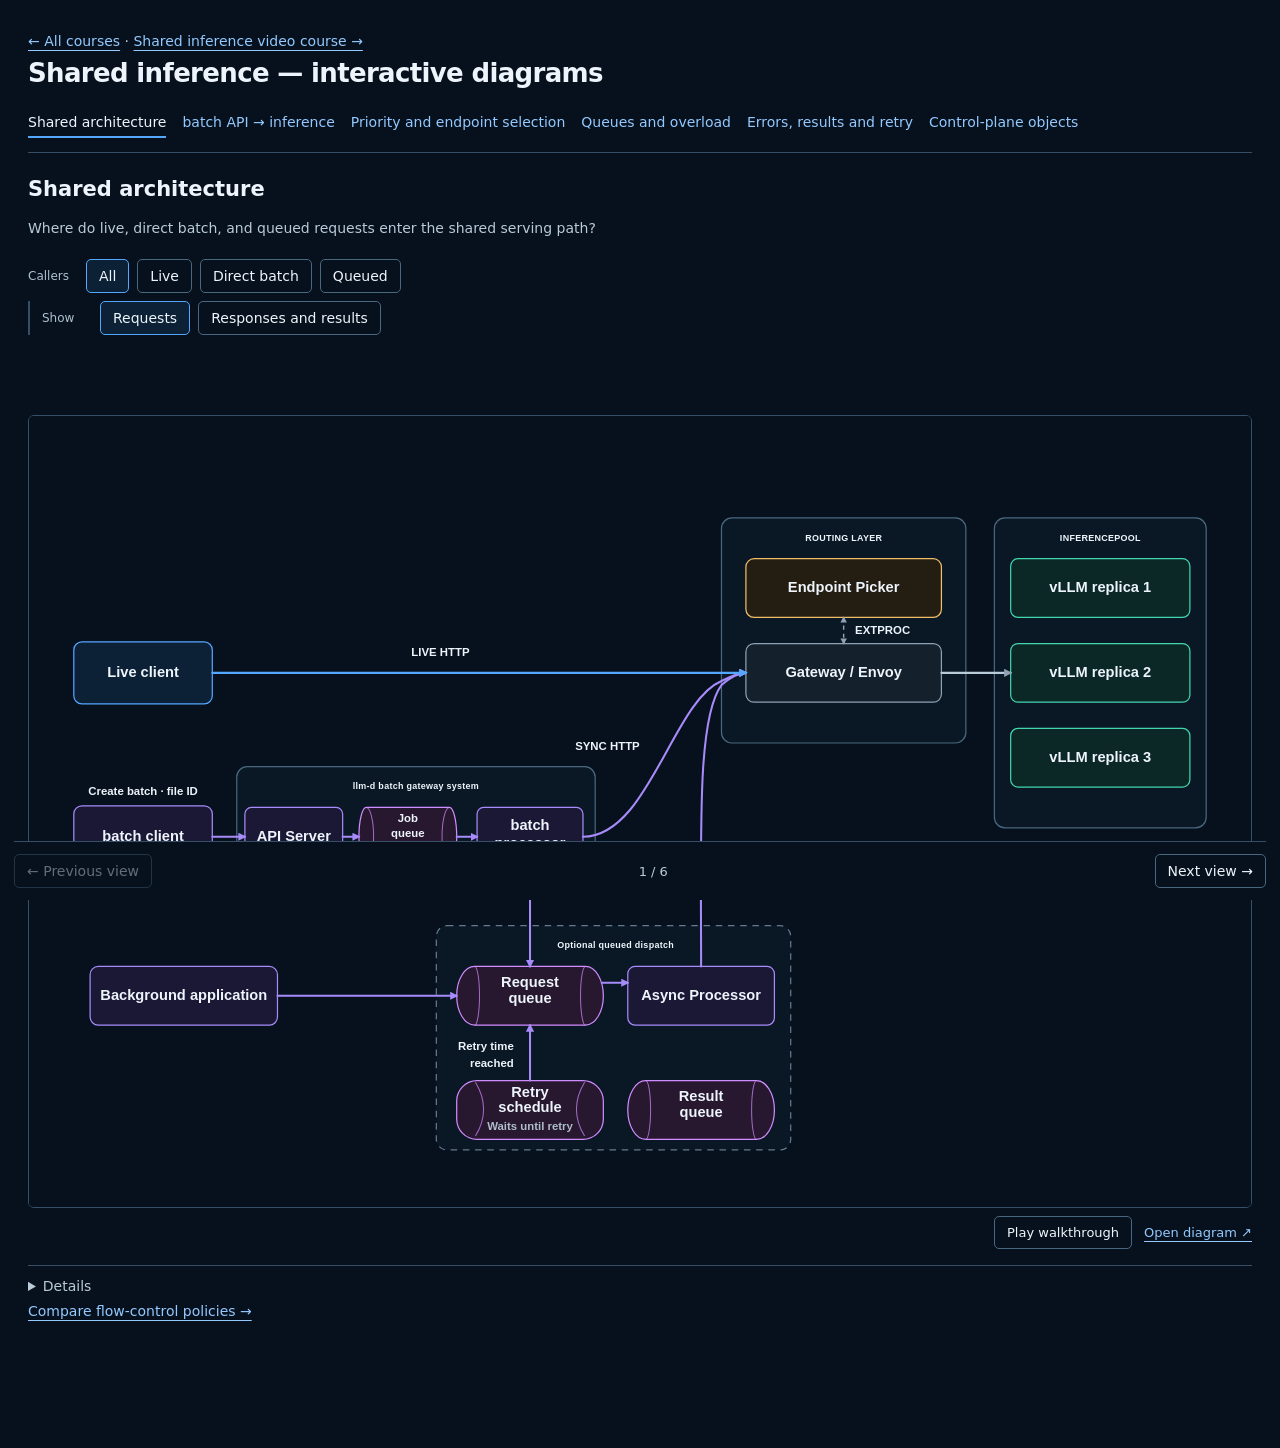
<file: shared-inference/index.html>
<!doctype html><html lang="en"><head><meta charset="utf-8"><meta name="viewport" content="width=device-width,initial-scale=1"><title>Shared inference</title><style>
:root{color-scheme:dark;font-family:system-ui,sans-serif;color:#edf4fb;background:#07111d}
*{box-sizing:border-box}body{margin:0}main{max-width:1400px;margin:auto;padding:24px 28px 40px}
h1{font-size:26px;letter-spacing:-.025em;margin:0 0 20px}h2{font-size:21px;margin:24px 0 6px}
.view>h2{height:28px}.view>.cols{height:44px;overflow:auto}
p{font-size:14px;line-height:1.6;color:#b9cad8;margin:6px 0;max-width:88ch}
a{color:#93c9ff;text-underline-offset:4px}button{font:inherit;color:inherit;background:transparent;border:1px solid #49677f;border-radius:5px;padding:8px 12px;cursor:pointer;font-size:14px}
button[aria-pressed=true]{background:#0c2136;border-color:#54a7ff}button:disabled{opacity:.4;cursor:default}
a:focus-visible,button:focus-visible,summary:focus-visible{outline:2px solid #93c9ff;outline-offset:4px}
#view-nav{display:flex;gap:6px 16px;flex-wrap:wrap;border-bottom:1px solid #364f67;padding-bottom:16px}
#view-nav a{font-size:14px;padding:6px 0;text-decoration:none}#view-nav a[aria-current=page]{color:#edf4fb;box-shadow:0 2px #54a7ff}
.flow-modes,.flow-modes [role=group]{display:flex;gap:8px;flex-wrap:wrap}.flow-modes{margin:12px 0}.flow-modes>p{flex-basis:100%}
.view-controls{height:144px;overflow:auto;display:flex;flex-direction:column;gap:8px;padding:4px 0 8px}
.view-controls>.flow-modes{margin:0;flex-shrink:0}.view-controls>.flow-modes[aria-label="Architecture flow"],.view-controls>.flow-modes[aria-label="Batch flow direction"]{flex-direction:column;align-items:stretch}
.view-controls [aria-label="Caller paths"]::before{content:'Callers';color:#aec0d0;font-size:12px;align-self:center;min-width:50px}
.view-controls [aria-label="Flow direction"]::before{content:'Show';color:#aec0d0;font-size:12px;align-self:center;min-width:50px}
.view-controls [aria-label="Batch operation"]::before{content:'Stage';color:#aec0d0;font-size:12px;align-self:center;min-width:50px}
.view-controls [aria-label="Flow direction"]{padding-left:12px;border-left:2px solid #364f67}
.view-controls .flow-modes>p:not([aria-live]){margin:0;font-size:12px;line-height:1.5}
[hidden]{display:none!important}.flow-modes p[aria-live]{position:absolute;width:1px;height:1px;overflow:hidden;clip-path:inset(50%)}
.candidate{margin:16px 0}.candidate>a{display:block;overflow:auto;border:1px solid #364f67;border-radius:6px}.candidate img{display:block;width:100%;min-width:900px;height:auto;aspect-ratio:1500/970;object-fit:contain;background:#07111d}
.candidate-tools{font-size:13px;text-align:right;margin:8px 0}.explanation{border-top:1px solid #364f67;padding-top:12px;margin-top:12px}.explanation summary{cursor:pointer;font-size:14px;color:#b9cad8}.explanation p{margin-top:12px}
.view-pager{display:flex;justify-content:space-between;align-items:center;position:fixed;bottom:0;left:50%;transform:translateX(-50%);width:min(1344px,calc(100% - 28px));background:#07111d;z-index:10;padding:12px 0;border-top:1px solid #364f67}.view-pager span{font-size:13px;color:#b9cad8}body{padding-bottom:80px}
@media(max-width:700px){main{padding:18px 14px}h1{font-size:23px}#view-nav{gap:4px 12px}.flow-modes button{padding:8px;font-size:13px}.view>h2{height:54px}.view>.cols{height:64px}.view-controls{height:180px}}
</style></head><body><main><p><a href="../#courses">← All courses</a> · <a href="../shorts/shared-inference.html">Shared inference video course →</a></p><h1>Shared inference — interactive diagrams</h1><nav id="view-nav" aria-label="Inference topics"></nav><div id="views"></div><script>
const views=[{"id":"architecture","title":"Shared architecture","question":"Where do live, direct batch, and queued requests enter the shared serving path?"},{"id":"batch","title":"batch API → inference","question":"Where does the batch API call terminate, and how does a job become model requests?"},{"id":"priority","title":"Priority and endpoint selection","question":"Who assigns priority, and how does Endpoint Picker use it?"},{"id":"queues","title":"Queues and overload","question":"What waits where, and what protection happens before dispatch?"},{"id":"retry","title":"Errors, results and retry","question":"Who sends the error, retains the request, and makes the next attempt?"},{"id":"objects","title":"Control-plane objects","question":"Which objects configure the runtime components?"}];
for(const v of views){
 const id=v.id,card=document.createElement('section');card.id=id;card.className='view';
 document.getElementById('view-nav').insertAdjacentHTML('beforeend','<a href="#'+id+'">'+v.title+'</a>');
 card.innerHTML='<h2>'+v.title+'</h2><div class="cols"><p>'+v.question+'</p></div>';
 const figure=document.createElement('figure');figure.className='candidate';
 figure.innerHTML='<a href="#" target="_blank" rel="noopener"><img alt="'+v.title+'"></a><div class="candidate-tools"><a href="#" target="_blank" rel="noopener">Open diagram ↗</a></div>';
 card.append(figure);document.getElementById('views').append(card);
  if(id==='architecture'){
  const modes=document.createElement('div');modes.className='flow-modes';modes.setAttribute('aria-label','Architecture flow');
  modes.innerHTML='<div role="group" aria-label="Caller paths"><button type="button" data-caller="all">All</button><button type="button" data-caller="live">Live</button><button type="button" data-caller="sync">Direct batch</button><button type="button" data-caller="async">Queued</button></div><div role="group" aria-label="Flow direction"><button type="button" data-flow="requests">Requests</button><button type="button" data-flow="results">Responses and results</button></div><p class="muted" aria-live="polite"></p>';
 figure.before(modes);
  const legend=document.createElement('p');legend.className='muted';legend.style.fontSize='14px';legend.textContent='Blue: live HTTP. Purple: batch and async transport. Gray: Gateway ↔ vLLM. Arrowheads show direction; dashed arrows connect Gateway and Endpoint Picker.';modes.append(legend);
  const descriptions={requests:'Live clients and direct batch dispatch send HTTP to Envoy. Batch or background applications can instead enqueue work for Async Processor, which sends HTTP to Envoy.',results:'Envoy returns HTTP to each caller. Async Processor publishes terminal results to configured output queues for batch or background collection.'};
  const questions={requests:'Where do live, direct batch, and queued requests enter the shared serving path?',results:'How do inference responses return to live, direct batch, and queued callers?'};
  let selectedFlow='requests',selectedCaller='all';
  const callers={live:'live client',sync:'batch processor',async:'Async Processor'};
  const focusedDescriptions={live:{requests:'Live client sends HTTP to Envoy, which consults Endpoint Picker.',results:'The selected vLLM replica responds through Envoy to the live client.'},sync:{requests:'The batch processor sends HTTP to Envoy, which consults Endpoint Picker.',results:'The selected vLLM replica responds through Envoy to the batch processor.'},async:{requests:'Batch and background applications enqueue compatible requests. Async Processor sends HTTP to Envoy.',results:'Envoy returns HTTP to Async Processor, which publishes terminal results for the configured batch or background consumer.'}};
  function showArchitecture(){const mode=selectedFlow,caller=selectedCaller;const url=`review-candidates/architecture-${mode}${caller==='all'?'':'-'+caller}.svg`;const description=caller==='all'?descriptions[mode]:focusedDescriptions[caller][mode];card.querySelector('.cols p').textContent=caller==='all'?questions[mode]:mode==='requests'?`How do requests from the ${callers[caller]} enter the shared serving path?`:`How do inference responses return to the ${callers[caller]}?`;figure.querySelector('img').src=url;figure.querySelector('img').alt='Shared architecture: '+description;figure.querySelector('a').href=url;figure.querySelector('.candidate-tools a:last-child').href=url;modes.querySelector('p').textContent=description;modes.querySelectorAll('[data-flow]').forEach(b=>b.setAttribute('aria-pressed',String(b.dataset.flow===mode)));modes.querySelectorAll('[data-caller]').forEach(b=>b.setAttribute('aria-pressed',String(b.dataset.caller===caller)));}
  modes.querySelectorAll('[data-flow]').forEach(b=>b.onclick=()=>{selectedFlow=b.dataset.flow;showArchitecture();});modes.querySelectorAll('[data-caller]').forEach(b=>b.onclick=()=>{selectedCaller=b.dataset.caller;showArchitecture();});showArchitecture();
 }
 if(id==='batch'){
  const modes=document.createElement('div');modes.className='flow-modes';modes.setAttribute('role','group');modes.setAttribute('aria-label','Batch flow direction');
  modes.innerHTML='<div role="group" aria-label="Batch operation"><button type="button" data-batch-operation="submission">Batch input</button><button type="button" data-batch-operation="execution">Inference dispatch</button><button type="button" data-batch-operation="output">Batch output</button></div><div role="group" aria-label="Flow direction"><button type="button" data-batch-flow="requests">Requests</button><button type="button" data-batch-flow="results">Responses and results</button></div>';
  figure.before(modes);
  const questions={submission:'How does the client upload a file and create a batch from it?',execution:{requests:'How does the batch processor dispatch individual inference requests?',results:'How do inference responses return to the batch processor?'},output:{requests:'How does the client request its output file?',results:'How are results saved and file contents returned to the client?'}};
  let operation='submission',direction='requests';
  function showBatch(){
    const file=operation==='submission'?'batch-submission':operation==='output'?`batch-output-${direction}`:direction==='requests'?'batch':'batch-results';
    const url=`review-candidates/${file}.svg?v=source-parity-20261006`,question=operation==='submission'?questions.submission:questions[operation][direction];
    card.querySelector('.cols p').textContent=question;figure.querySelector('img').src=url;figure.querySelector('img').alt=question;figure.querySelector('a').href=url;figure.querySelector('.candidate-tools a:last-child').href=url;
    modes.querySelector('[aria-label="Flow direction"]').hidden=operation==='submission';
    modes.querySelectorAll('[data-batch-flow]').forEach(b=>{b.setAttribute('aria-pressed',String(b.dataset.batchFlow===direction));b.textContent=operation==='output'?(b.dataset.batchFlow==='requests'?'File requests':'File contents'):(b.dataset.batchFlow==='requests'?'Inference requests':'Inference responses');});
    modes.querySelectorAll('[data-batch-operation]').forEach(b=>b.setAttribute('aria-pressed',String(b.dataset.batchOperation===operation)));
  }
  modes.querySelectorAll('[data-batch-flow]').forEach(b=>b.onclick=()=>{direction=b.dataset.batchFlow;showBatch();});modes.querySelectorAll('[data-batch-operation]').forEach(b=>b.onclick=()=>{operation=b.dataset.batchOperation;showBatch();});showBatch();
 }
 if(id==='queues'){
  const answer=document.createElement('p');answer.className='queue-answer muted';answer.style.fontSize='14px';figure.before(answer);
  const modes=document.createElement('div');modes.className='flow-modes';modes.setAttribute('role','group');modes.setAttribute('aria-label','Queue question');
  modes.innerHTML='<button type="button" data-queues="locations">Queue flow</button><button type="button" data-queues="protection">Admission</button><button type="button" data-queues="eviction">In-flight eviction</button>';
  figure.before(modes);
  const questions={locations:'How does work move through the queues?',protection:'How does admission control requests before dispatch?',eviction:'What can happen when an in-flight request is evicted?'};
  const directions=document.createElement('div');directions.className='flow-modes';directions.setAttribute('role','group');directions.setAttribute('aria-label','Queue flow direction');directions.innerHTML='<button type="button" data-direction="requests">Requests</button><button type="button" data-direction="results">Responses and results</button><button type="button" data-direction="all">All</button>';modes.after(directions);
  let queueDirection='requests';
  function showQueues(mode){const url=`review-candidates/queues-${mode==='locations'?queueDirection:mode}.svg`;const question=mode==='locations'?{requests:'Where do jobs and inference requests wait before execution?',results:'How do responses and queued results reach their callers and consumers?',all:'Where are the queues, and how does work move between them?'}[queueDirection]:questions[mode];card.querySelector('.cols p').textContent=question;answer.textContent={locations:'The PostgreSQL job queue holds validating, unclaimed jobs referencing input files. The API stores each job; a processor claims it for execution. The optional async request queues hold individual inference requests from batch or background applications; outputs go to configured result queues. The Redis-style retry schedule holds eligible requests until another attempt is due. Endpoint Picker has a separate in-memory admission queue when flow control is enabled. Each vLLM replica has its own scheduler waiting queue.',protection:'With admission control enabled, Endpoint Picker can queue requests before dispatch. Once admitted, Envoy forwards a request to a replica, where the vLLM scheduler may queue it before execution. Admission rejection returns an HTTP error without dispatching that request.',eviction:'With eviction enabled, Endpoint Picker selects a tracked in-flight request and sends an ext_proc ImmediateResponse to Envoy. Envoy stops the backend HTTP stream for that request. The caller gets 429 if headers have not been sent; otherwise the stream may reset.'}[mode];figure.querySelector('img').src=url;figure.querySelector('img').alt=question;figure.querySelector('a').href=url;figure.querySelector('.candidate-tools a:last-child').href=url;card.dataset.queueMode=mode;directions.hidden=mode!=='locations';modes.querySelectorAll('button').forEach(b=>b.setAttribute('aria-pressed',String(b.dataset.queues===mode)));directions.querySelectorAll('button').forEach(b=>b.setAttribute('aria-pressed',String(b.dataset.direction===queueDirection)));}
  const evictionCallers=document.createElement('div');evictionCallers.className='flow-modes';evictionCallers.setAttribute('role','group');evictionCallers.setAttribute('aria-label','Evicted caller');evictionCallers.innerHTML='<button type="button" data-evicted-caller="live">Live caller</button><button type="button" data-evicted-caller="async">Async caller · 429 and retry</button>';directions.after(evictionCallers);
  let evictedCaller='live';const baseShowQueues=showQueues;
  showQueues=function(mode){baseShowQueues(mode);evictionCallers.hidden=mode!=='eviction';if(mode==='eviction'){
    if(evictedCaller==='async'){const url='review-candidates/queues-eviction-async.svg';const question='How can an async request retry after eviction returns 429?';card.querySelector('.cols p').textContent=question;figure.querySelector('img').src=url;figure.querySelector('img').alt=question;figure.querySelector('a').href=url;figure.querySelector('.candidate-tools a:last-child').href=url;answer.textContent='In this example, Envoy evicts the request before sending response headers and returns HTTP 429 to Async Processor. If retry policy permits, the transport retains the request until its retry time, returns it to the request queue, and Async Processor sends a new HTTP attempt. If the request cannot retry, Async Processor publishes a final result.';}
    else answer.textContent+=' The live caller decides whether to retry; Endpoint Picker does not retain or resubmit it.';
  }evictionCallers.querySelectorAll('button').forEach(b=>b.setAttribute('aria-pressed',String(b.dataset.evictedCaller===evictedCaller)));};
  evictionCallers.querySelectorAll('button').forEach(b=>b.onclick=()=>{evictedCaller=b.dataset.evictedCaller;showQueues('eviction');});
  directions.querySelectorAll('button').forEach(b=>b.onclick=()=>{queueDirection=b.dataset.direction;showQueues('locations');});
  modes.querySelectorAll('button').forEach(b=>b.onclick=()=>showQueues(b.dataset.queues));showQueues('locations');
 }
 if(id==='objects'){
  const modes=document.createElement('div');modes.className='flow-modes';modes.setAttribute('role','group');modes.setAttribute('aria-label','Control-plane question');
  modes.innerHTML='<button type="button" data-objects="created">Resource creation</button><button type="button" data-objects="routing">Routing references</button>';
  figure.before(modes);
  const questions={created:'What resources does KServe reconcile?',routing:'How do routing objects connect to the serving components?'};
  function showObjects(mode){const url=`review-candidates/objects-${mode}.svg`;card.querySelector('.cols p').textContent=questions[mode];figure.querySelector('img').src=url;figure.querySelector('img').alt=questions[mode];figure.querySelector('a').href=url;figure.querySelector('.candidate-tools a:last-child').href=url;modes.querySelectorAll('button').forEach(b=>b.setAttribute('aria-pressed',String(b.dataset.objects===mode)));}
  modes.querySelectorAll('button').forEach(b=>b.onclick=()=>showObjects(b.dataset.objects));showObjects('created');
 }
 if(id==='priority'){
  const modes=document.createElement('div');modes.className='flow-modes';modes.setAttribute('role','group');modes.setAttribute('aria-label','Priority explanation');modes.innerHTML='<button type="button" data-priority="assignment">Assign and apply priority</button><button type="button" data-priority="ranking">Objectives sharing a pool</button>';figure.before(modes);
  function showPriority(mode){const url=`review-candidates/priority${mode==='ranking'?'-ranking':''}.svg`;const question=mode==='ranking'?'How do multiple objectives share one pool, and which priority ranks higher?':'Who assigns priority, and how does Endpoint Picker use it?';card.querySelector('.cols p').textContent=question;figure.querySelector('img').src=url;figure.querySelector('img').alt=question;figure.querySelector('a').href=url;figure.querySelector('.candidate-tools a:last-child').href=url;modes.querySelectorAll('button').forEach(b=>b.setAttribute('aria-pressed',String(b.dataset.priority===mode)));}
  modes.querySelectorAll('button').forEach(b=>b.onclick=()=>showPriority(b.dataset.priority));showPriority('assignment');
 }
 if(id==='retry'){
  const answer=document.createElement('p');answer.className='muted';answer.style.fontSize='14px';answer.textContent='In this admission-rejection example, Endpoint Picker constructs the 429 and Envoy sends it to Async Processor. Async Processor checks retry policy. The async transport retains eligible requests in its retry schedule, then returns them to the request queue. Async Processor consumes the request and sends the next HTTP attempt.';figure.before(answer);
  const admissionAnswer=answer.textContent;
  const modes=document.createElement('div');modes.className='flow-modes';modes.setAttribute('role','group');modes.setAttribute('aria-label','Error mechanism');modes.innerHTML='<button type="button" data-error="admission">Admission · 429</button><button type="button" data-error="eviction">Eviction · 429</button><button type="button" data-error="server">Backend · 503</button><button type="button" data-error="transport">Transport failure</button>';figure.before(modes);
  const errorViews={admission:['retry','Who sends the error, retains the request, and makes the next attempt?',admissionAnswer],eviction:['queues-eviction-async','Who terminates an in-flight request, and who can retry it?','Endpoint Picker signals eviction; Envoy stops the backend HTTP stream and returns 429 before response headers. Async Processor checks retry policy, and the transport schedules eligible requests for another attempt. A post-header stream reset is a different caller outcome.'],server:['retry-server','How does a backend HTTP error reach Async Processor?','In this 503 example, the selected model server returns an HTTP error through Envoy. Async Processor classifies it as a server error and applies retry policy. If retry policy permits another attempt, the transport schedules the request again. Otherwise, Async Processor publishes a final result to the configured result destination.']};
  errorViews.transport=['retry-transport','How does Async Processor detect a failed HTTP attempt?','This diagram shows an ordinary HTTP send or connection failure: client.Do() returns an error, and the pinned worker emits a terminal error result. This does not prove the backend never received or processed the request. Shutdown cancellation can requeue work; per-request deadline expiry and response-body read failures are separate paths.'];
  function showError(mode){const[file,question,description]=errorViews[mode],url=`review-candidates/${file}.svg`;card.querySelector('.cols p').textContent=question;answer.textContent=description;figure.querySelector('img').src=url;figure.querySelector('img').alt=question;figure.querySelector('a').href=url;figure.querySelector('.candidate-tools a:last-child').href=url;modes.querySelectorAll('button').forEach(b=>b.setAttribute('aria-pressed',String(b.dataset.error===mode)));}
  modes.querySelectorAll('button').forEach(b=>b.onclick=()=>showError(b.dataset.error));showError('admission');
 }

 if(id==='architecture')card.querySelectorAll('.flow-modes>p:not([aria-live])').forEach(p=>p.remove());
 const controls=document.createElement('div');controls.className='view-controls';controls.setAttribute('aria-label','Diagram settings');
 for(const group of [...card.children].filter(n=>n.classList.contains('flow-modes')))controls.append(group);
 figure.before(controls);
 const details=document.createElement('details');details.className='explanation';details.innerHTML='<summary>Details</summary>';
 // Keep long answers available without pushing the diagram down the page.
 for(const p of [...card.children].filter(n=>n.tagName==='P'))details.append(p);
 const sharedDetails=[
  'Async Processor consumes inference requests in the supported message format. A batch processor or background application can publish those messages; a background application can use Async Processor without Batch Gateway.',
  'Queue symbols show logical roles. Different workloads can use separately configured queues. The transport selects the result destination from configuration or supported request metadata. Request IDs let consumers match results to requests. In response views, the batch and background collection arrows show separately configured destinations; they do not mean that each result is sent to both consumers.',
  'The separate retry schedule shown here uses Redis sorted sets. Other transports can implement retries differently.',
  'Envoy sends request information to Endpoint Picker over ext_proc, then forwards the admitted request to the selected model server. Inference responses return through Envoy. Configured response callbacks let Endpoint Picker observe completion; it is not an inference-response proxy.'
 ];
 const topicDetails={
  architecture:sharedDetails,queues:sharedDetails,retry:sharedDetails,
  priority:[
   'The caller supplies an objective name in x-llm-d-inference-objective. The router also accepts the older x-gateway-inference-objective alias used by the pinned Async Processor. For queued requests, Async Processor can set the objective from queue configuration or its configured objective-merge policy.',
   'Endpoint Picker reads the named objective from its local cache and uses its numeric priority. Controllers keep that cache updated and retain objectives bound to the configured pool. Higher numbers rank ahead of lower numbers. If the objective is missing or its priority is unset, the pinned router uses 0. Admission control and eviction require their respective configuration; a priority value alone does not reserve capacity.'
  ],
  batch:[
   'The batch API creates a job that completes later. In direct HTTP mode, the batch processor sends each inference request and receives its response over HTTP. In queued mode, it publishes individual requests for Async Processor to dispatch.',
   'The API Server creates the file ID, stores the input file and its metadata, then returns the file record. Creating a batch stores a validating job in PostgreSQL before acknowledging it. The job queue is a database query over unclaimed rows; a processor atomically claims a job.',
   'The processor reads the stored input, validates its JSONL records and dispatches individual requests. Request 1, 2 and 3 illustrate fan-out; the dispatcher can run requests concurrently within its configured limits.',
   'The processor collects responses into local JSONL output and error files. During finalization it uploads nonempty files to shared storage, waits for storage success, records file metadata and updates batch status with the file IDs. The output views show the successful path.',
   'The client gets batch status with GET /v1/batches/{id}, reads output_file_id, then downloads GET /v1/files/{id}/content. The API Server reads the stored file and streams its contents back. Downloading a completed file does not pass through the batch job queue. An output file ID can be absent when there are no successful requests.',
   'Both modes belong to the asynchronous batch-job API. A background application can use the queued path without creating a batch job or input file.'
  ],
  objects:[
   'Controllers watch the routing resources and maintain local pool, endpoint and objective state. An InferenceObjective poolRef binds the objective to a pool; Endpoint Picker reads its cached objective and candidate endpoints when handling a request. These reference arrows do not represent a Kubernetes API lookup for every request.'
  ]
 };
 for(const text of topicDetails[id]||[]){const note=document.createElement('p');note.textContent=text;details.append(note);}
 if(details.children.length>1)card.append(details);
}
const pager=document.createElement('div');pager.className='view-pager';
pager.innerHTML='<button type="button" id="previous-view">← Previous view</button><span id="view-position" aria-live="polite"></span><button type="button" id="next-view">Next view →</button>';
document.getElementById('views').after(pager);
let activeView=0;
function selectView(){
 const index=views.findIndex(v=>'#'+v.id===location.hash);activeView=index<0?0:index;
 views.forEach((v,i)=>{document.getElementById(v.id).hidden=i!==activeView;const link=document.querySelector('#view-nav a[href="#'+v.id+'"]');if(i===activeView)link.setAttribute('aria-current','page');else link.removeAttribute('aria-current')});
 document.getElementById('view-position').textContent=(activeView+1)+' / '+views.length;
 document.getElementById('previous-view').disabled=activeView===0;
 document.getElementById('next-view').disabled=activeView===views.length-1;
}
document.getElementById('previous-view').onclick=()=>{location.hash=views[activeView-1].id};
document.getElementById('next-view').onclick=()=>{location.hash=views[activeView+1].id};
window.addEventListener('hashchange',selectView);selectView();

// Hash navigation must not change the shared page origin between topics.
window.addEventListener('hashchange',()=>window.scrollTo(0,0));window.scrollTo(0,0);
</script><script src="learner-animations.js"></script><p><a href="policy-lab/">Compare flow-control policies →</a></p></main></body></html>
</file>
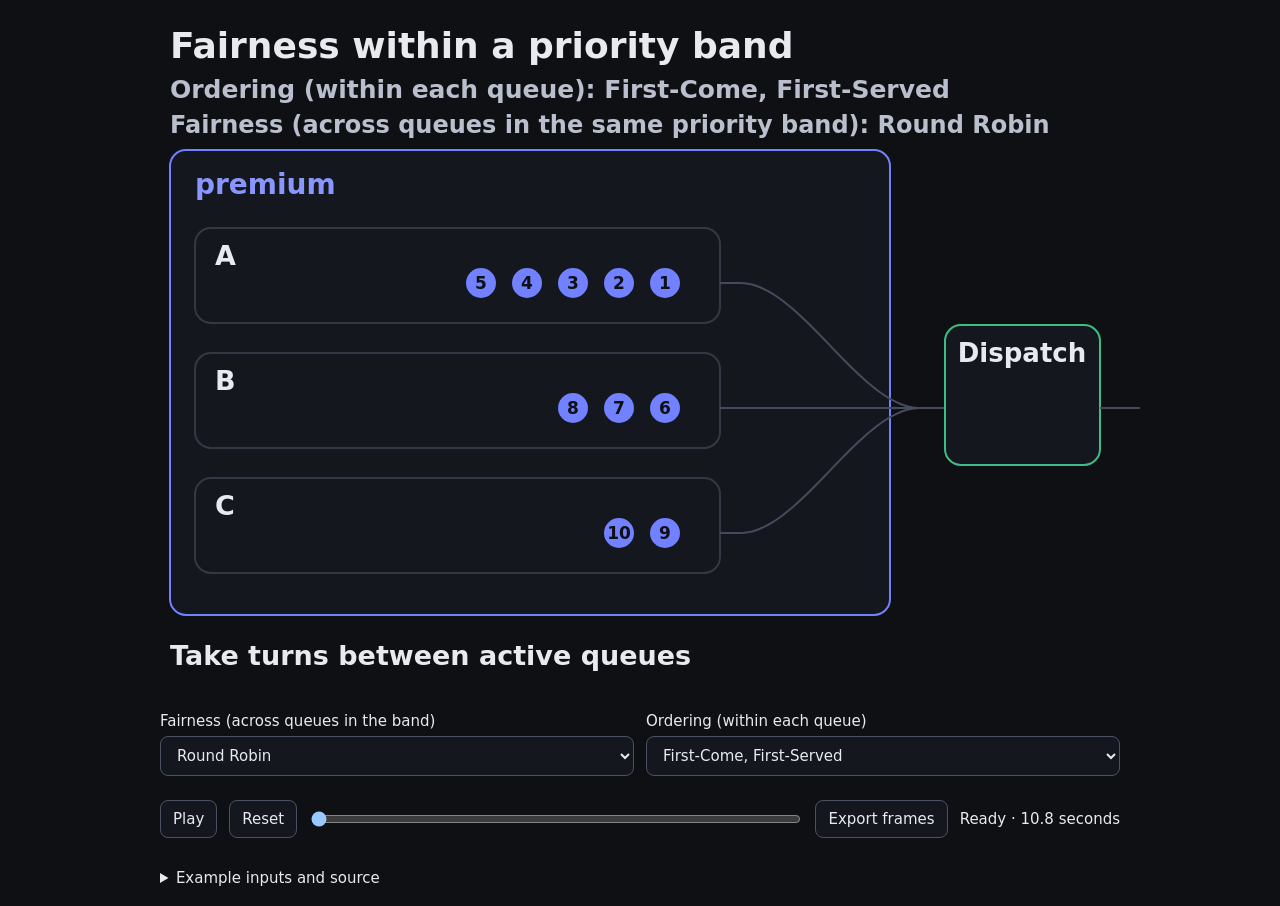
<file: shared-inference/policy-lab/index.html>
<!doctype html><html lang="en"><head><meta charset="utf-8"><meta name="viewport" content="width=device-width,initial-scale=1"><title>Flow control · policy comparisons</title><style>
:root{color-scheme:dark}*{box-sizing:border-box}body{margin:0;background:#0e1014;color:#e8eaf0;font:15px system-ui}main{max-width:1000px;margin:auto}canvas{width:100%;height:auto;display:block}nav,.choices{display:flex;flex-wrap:wrap;gap:12px;padding:12px 20px;align-items:center}button,select,a{font:inherit;color:inherit;background:#14171d;border:1px solid #4b5263;border-radius:8px;padding:9px 12px}label{display:grid;gap:6px;flex:1}#seek{flex:1;min-width:120px}details{margin:16px 20px;line-height:1.6}table{border-collapse:collapse;width:100%}td,th{text-align:left;padding:5px;border-bottom:1px solid #343844}summary{cursor:pointer}button:focus-visible,select:focus-visible{outline:2px solid #7181ff}body.embed #export{display:none}body.embed details{display:none}body.embed canvas{max-height:calc(100dvh - 150px);width:auto;max-width:100%;margin:auto}body.embed .choices{padding:8px 16px}body.embed nav{padding:8px 16px}@media(max-width:500px){nav,.choices{gap:8px;padding:8px}label{font-size:13px}select{max-width:100%}#status{width:100%}}
</style></head><body><main>
<canvas id="stage" width="1000" height="700" role="img" aria-label="Three flow queues within one priority band; configured fairness chooses a queue and ordering ranks its requests"></canvas>
<div class="choices"><label>Fairness (across queues in the band)<select id="fairness"><option value="rr">Round Robin</option><option value="strict">Global Strict</option><option value="las">Program-Aware (LAS)</option></select></label><label>Ordering (within each queue)<select id="ordering"><option value="fcfs">First-Come, First-Served</option><option value="edf">Earliest Deadline First</option><option value="slo">SLO Deadline</option></select></label></div>
<nav aria-label="Playback"><button id="play">Play</button><button id="reset">Reset</button><input id="seek" aria-label="Animation time" type="range" min="0" max="10800" value="0"><button id="export">Export frames</button><a id="download" hidden>Download frames</a><output id="status" aria-live="polite">Loading…</output></nav>
<details><summary>Example inputs and source</summary><p>The same ten requests are already queued in the premium band. Numbered markers identify requests; dispatch leaves right. These are illustrative inputs, not a benchmark or model-execution timeline. Time zero in the animation is the queued snapshot at 10 seconds in the input table.</p><p>FCFS uses enqueue time. EDF uses enqueue time + effective TTL. SLO Deadline uses received time + the request's TTFT target header. The earliest deadline sorts first; those deadlines are absolute offsets from a shared origin.</p><p>Round Robin takes turns across active queues. Global Strict compares queue heads using the ordering policy. Program-Aware is shown with its LAS strategy and default service/wait weights (0.8/0.2). Prior weighted-token service is A: 900, B: 100, C: 400. No requests finish during this dispatch example, so there are no new service charges; common decay preserves service ratios. These inputs make B, then C, then A win even with the waiting-time term. Turn-priority is another Program-Aware strategy, outside this example.</p><table><thead><tr><th>Request</th><th>Queue</th><th>Enqueued (s)</th><th>EDF deadline (s)</th><th>SLO deadline (s)</th></tr></thead><tbody id="inputs"></tbody></table><p>Source: <a href="https://github.com/llm-d/llm-d-router/tree/d4b8afd3c265d1b94720de068bc5b96369c22354/pkg/epp/framework/plugins/flowcontrol">llm-d-router d4b8afd3</a>. Fairness operates within the selected priority band. Dispatch is still subject to admission and endpoint selection; it does not establish equal throughput or an SLO guarantee.</p></details>
</main><script type="module" src="player.js"></script></body></html>
</file>
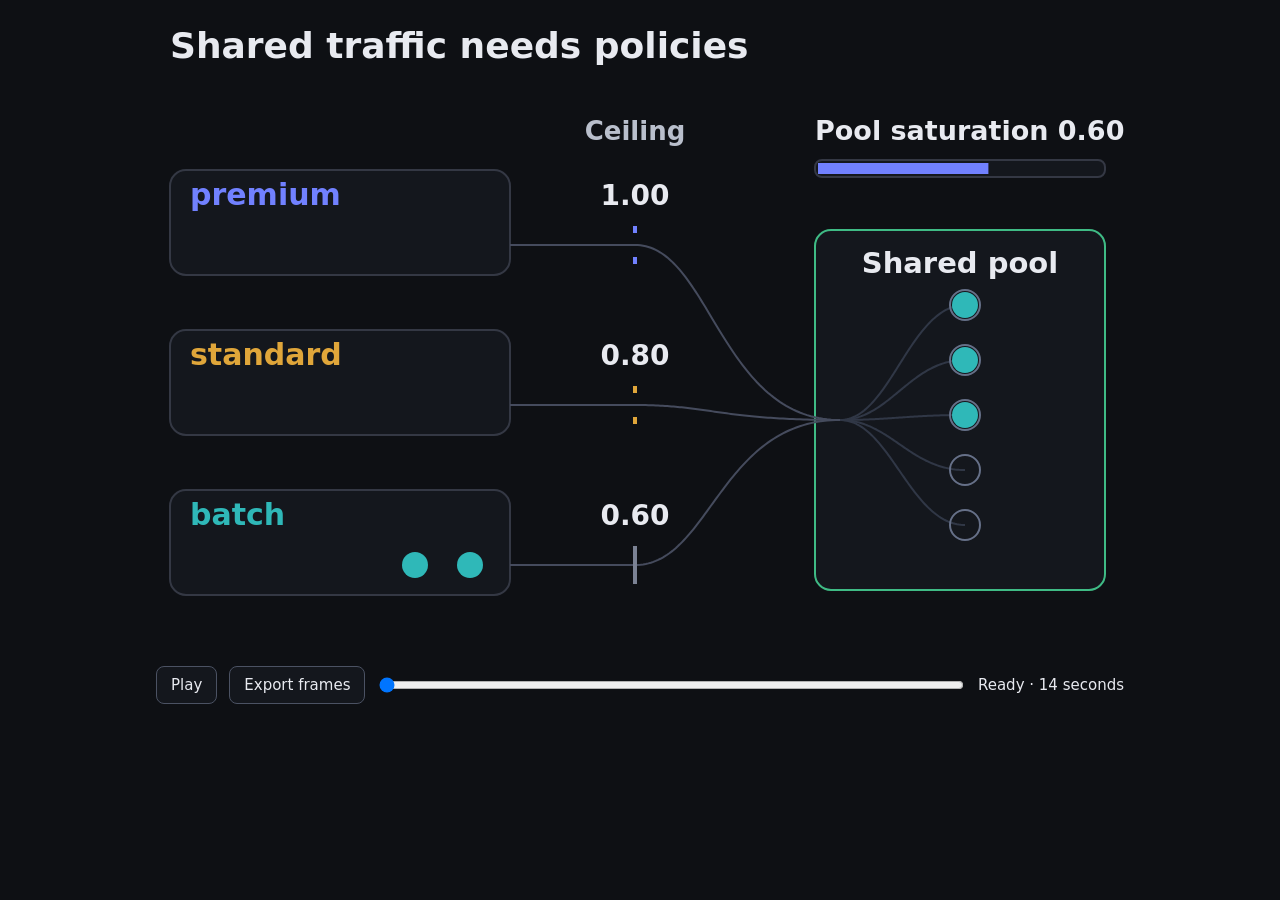
<file: flow-control-recordings/policy-demo.html>
<!doctype html><html lang="en"><head><meta charset="utf-8"><meta name="viewport" content="width=device-width,initial-scale=1"><title>Chapter 4 · policy recording preview</title>
<style>body{margin:0;background:#0e1014;color:#e8eaf0;font:15px system-ui}main{max-width:1000px;margin:auto}canvas{display:block;width:100%;height:auto}nav{display:flex;gap:12px;padding:16px;align-items:center}button,a{font:inherit;color:inherit;background:#14171d;border:1px solid #4b5263;border-radius:8px;padding:9px 14px}#seek{flex:1}</style></head><body><main><canvas id="stage" width="1000" height="650" aria-label="Priority admission with conserved requests and explicit completions"></canvas><nav><button id="play">Play</button><button id="export">Export frames</button><input id="seek" type="range" min="0" max="14000" value="0" aria-label="Preview time"><span id="status">Loading…</span><a id="download" hidden>Download frames</a></nav></main><script type="module" src="policy-demo.js"></script></body></html>
</file>
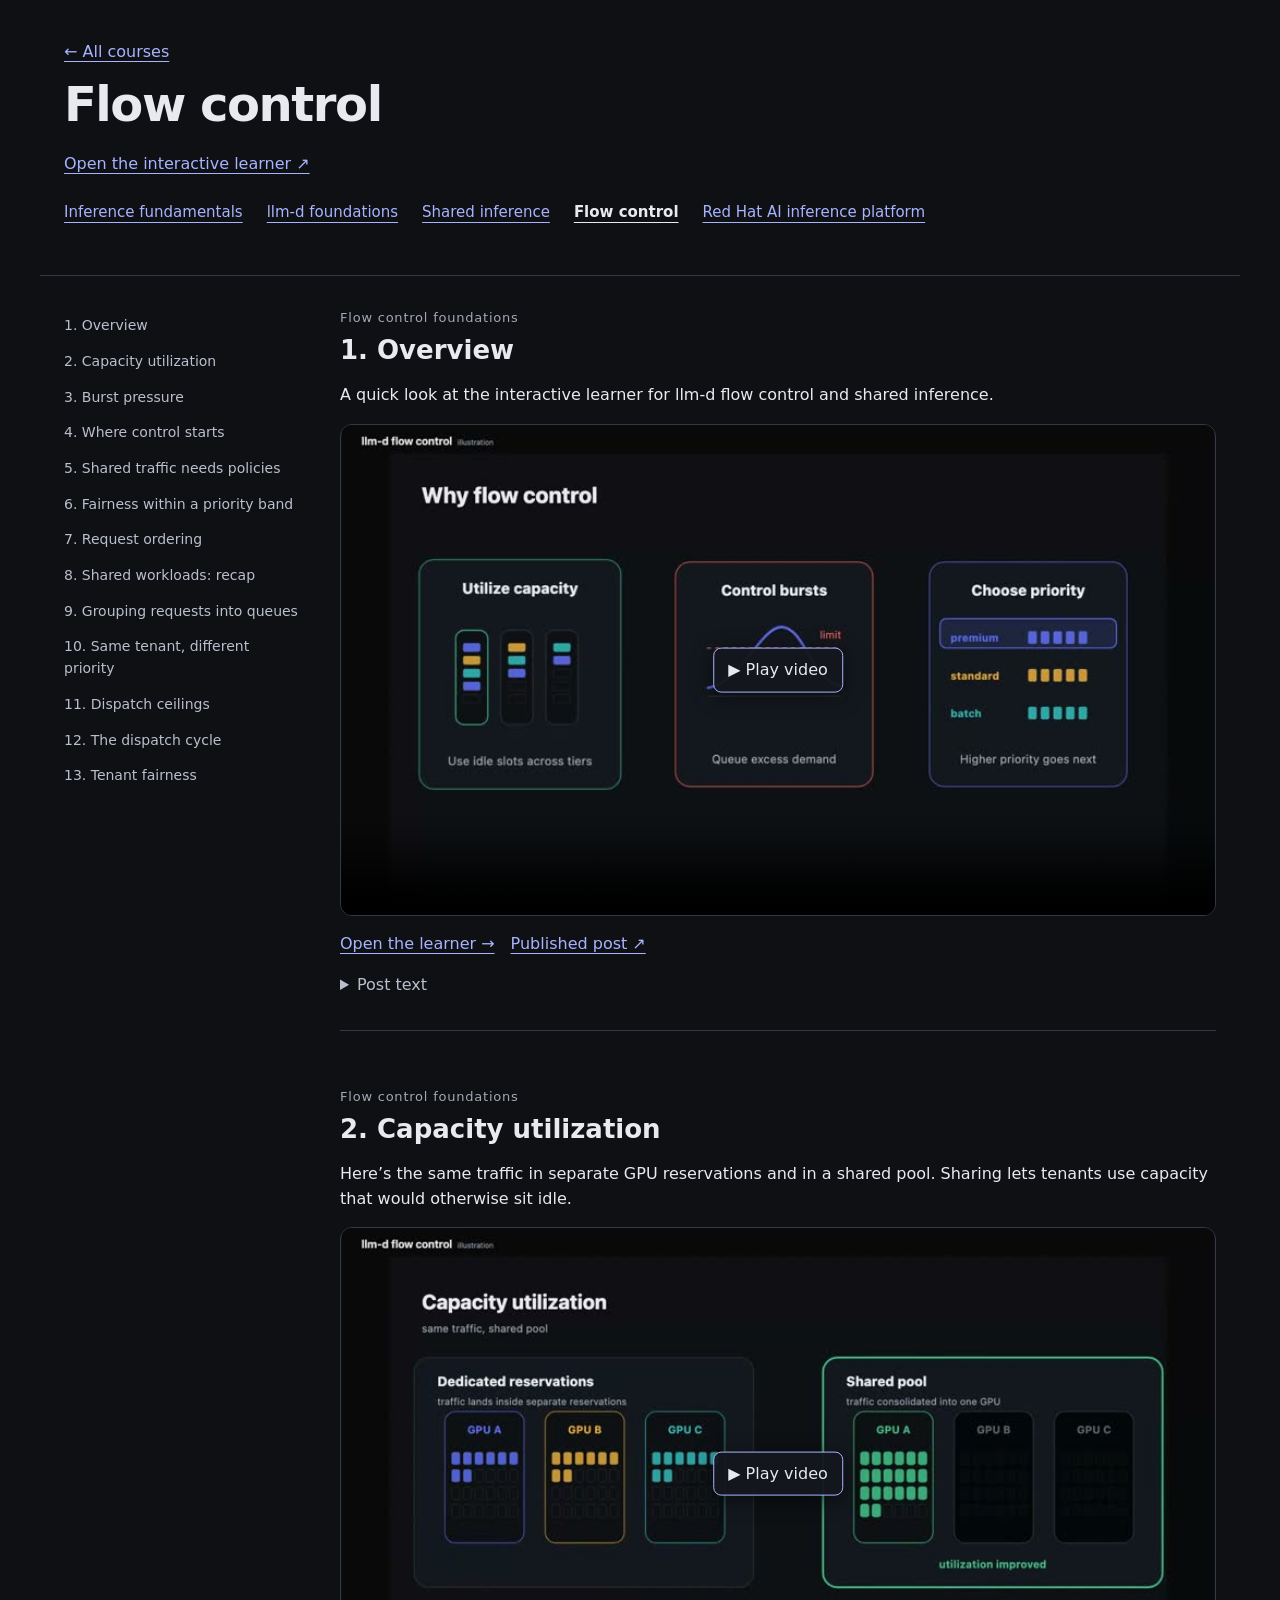
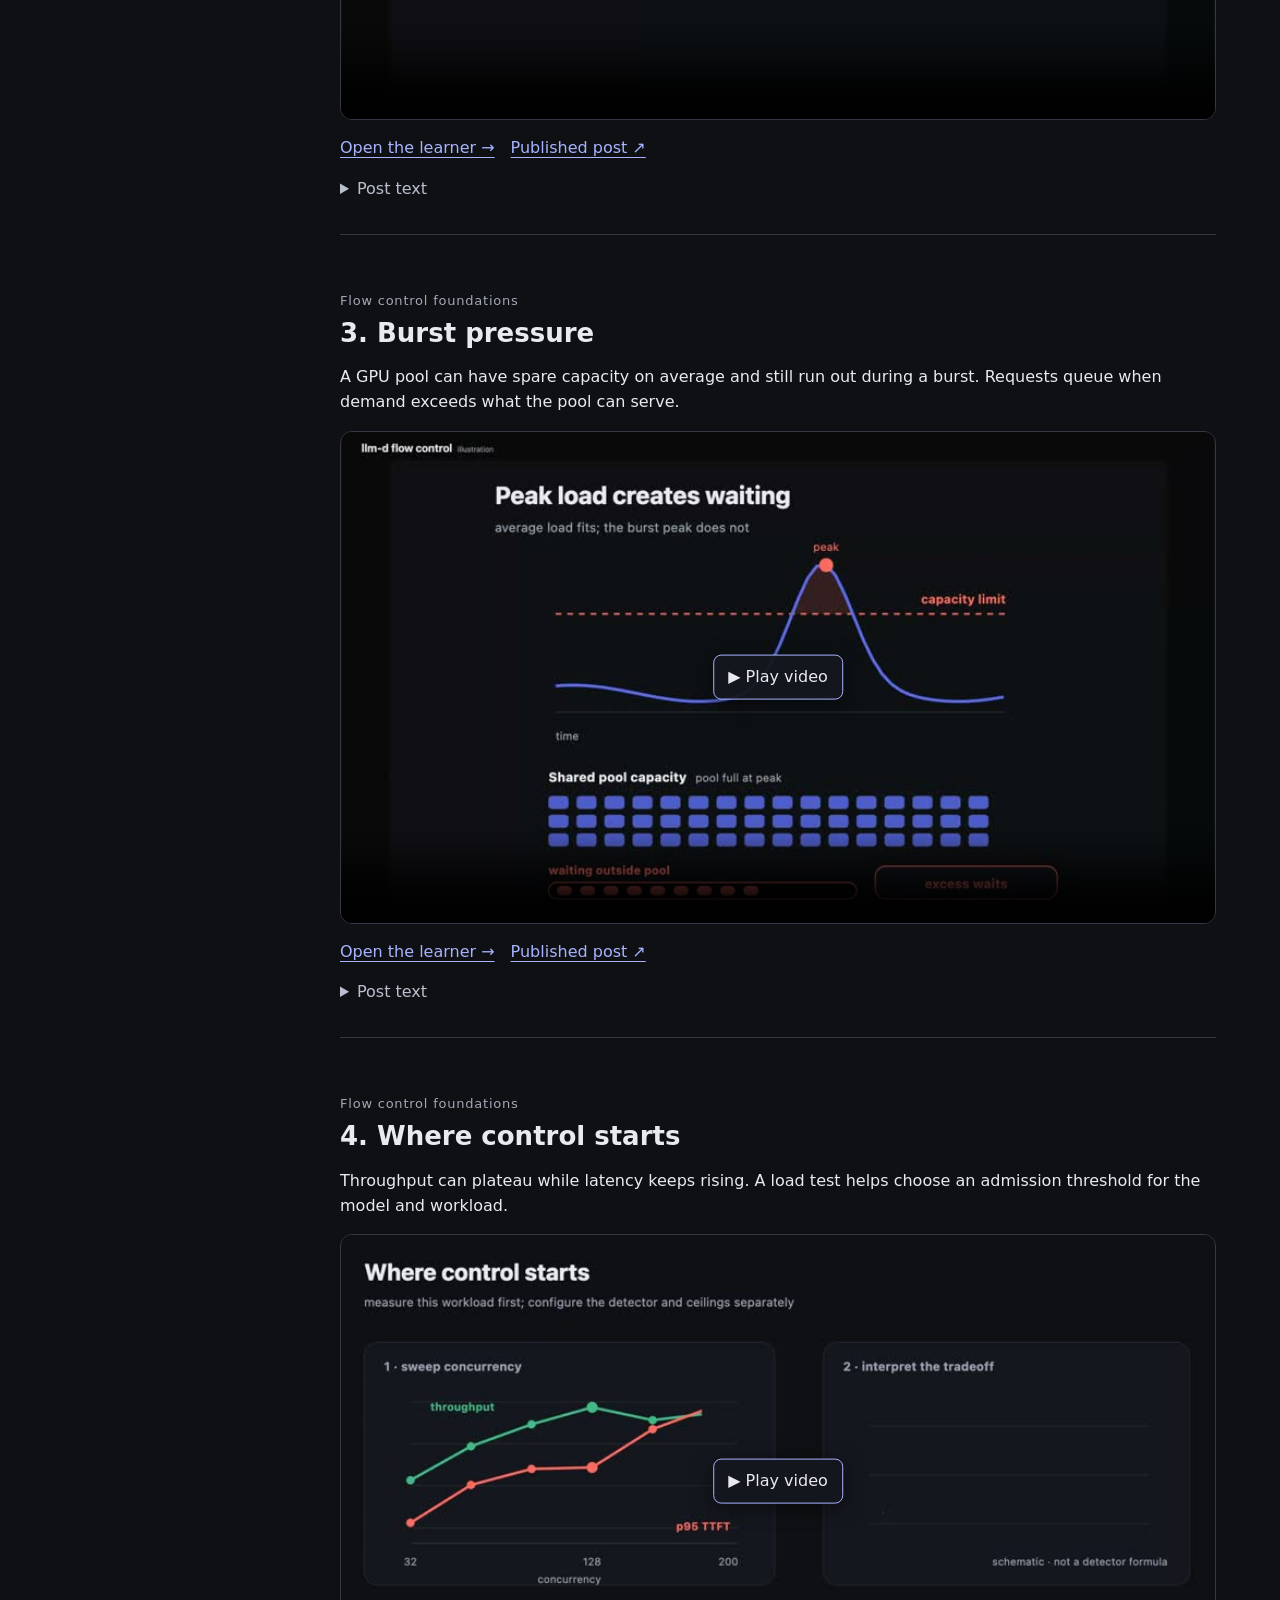
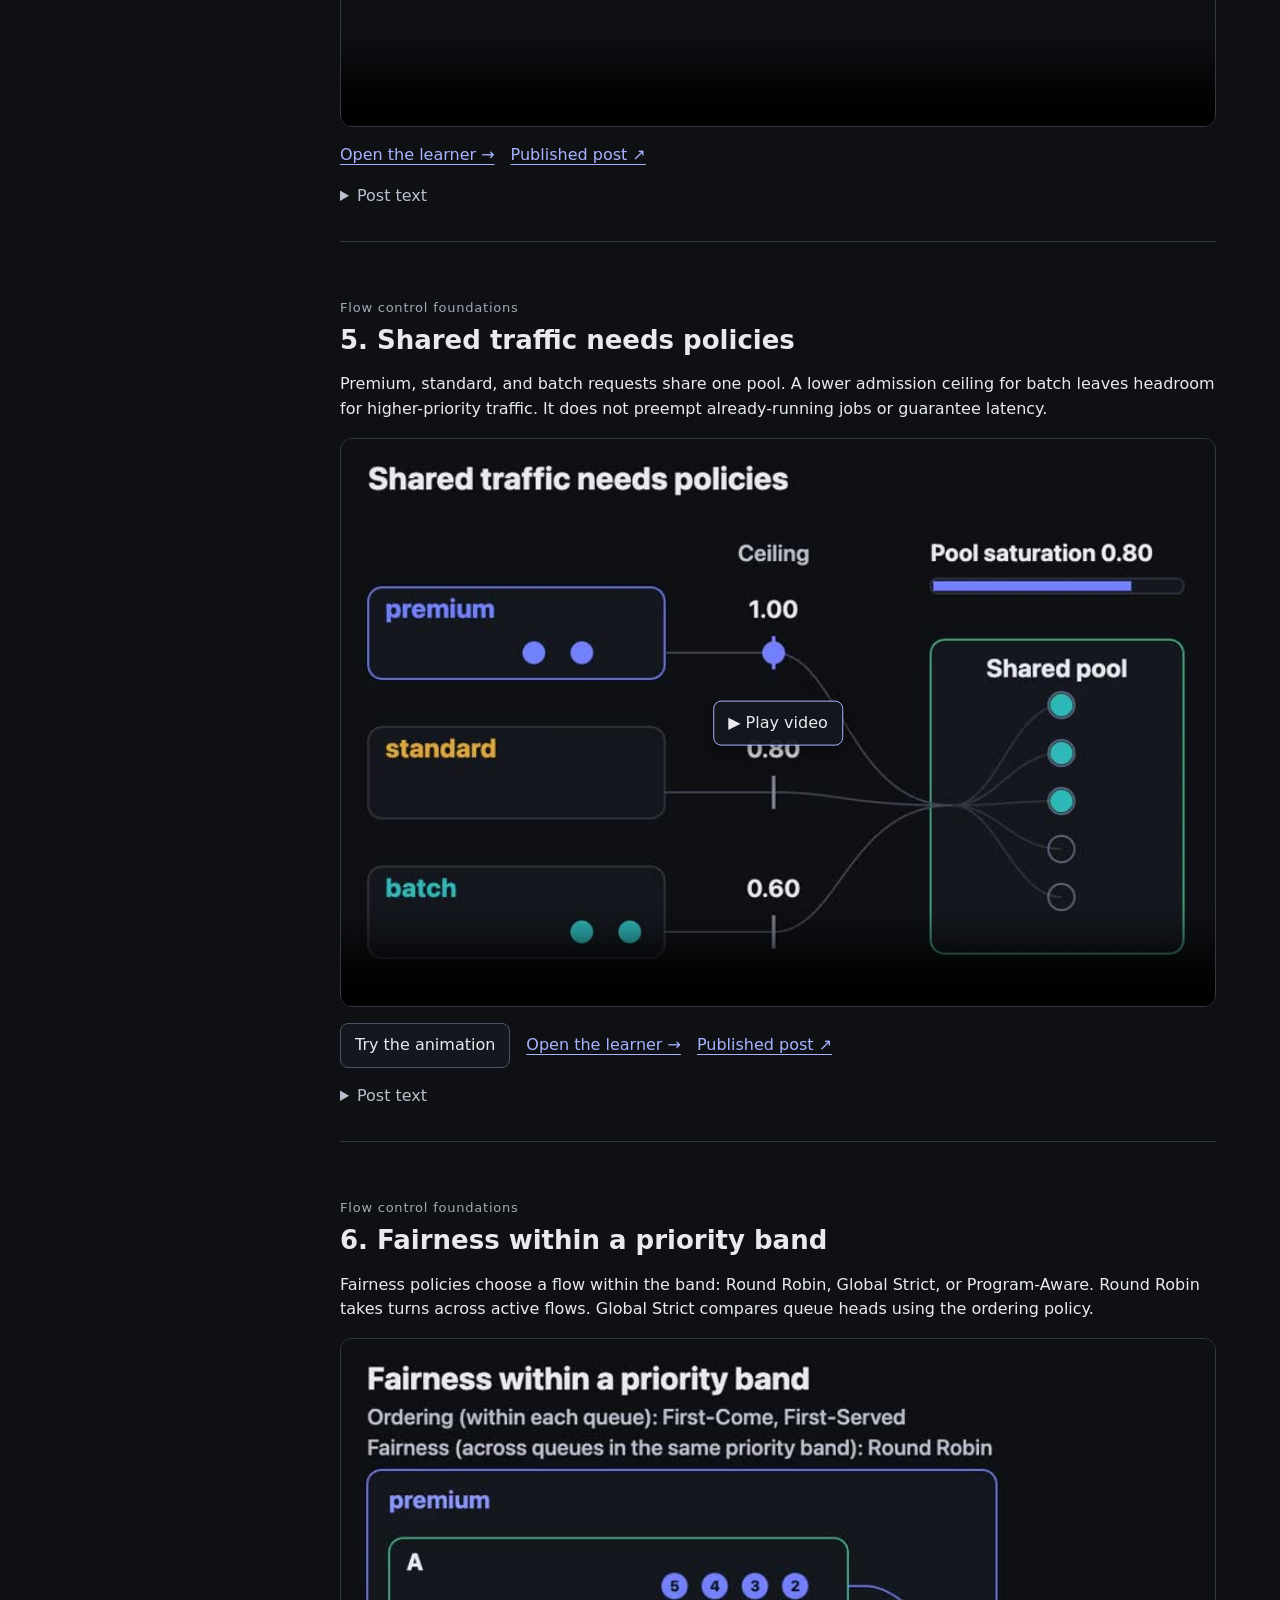
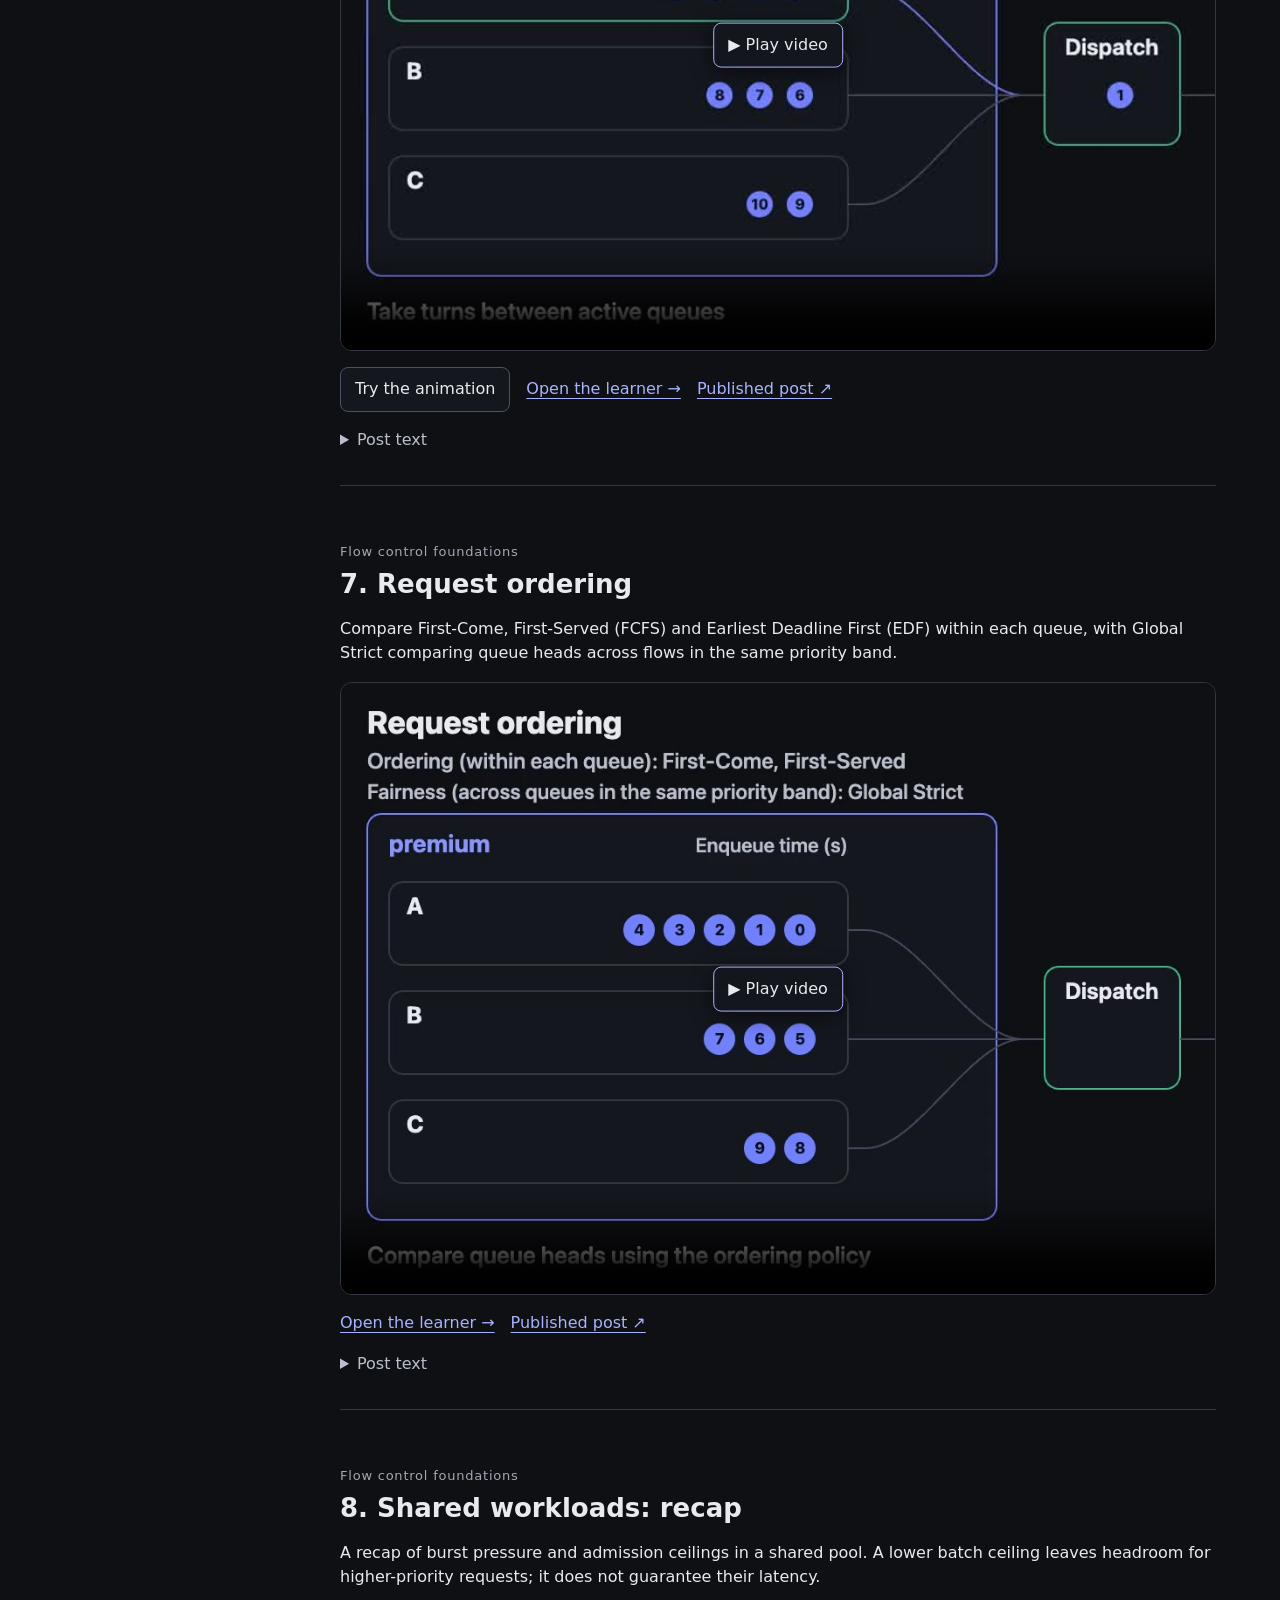
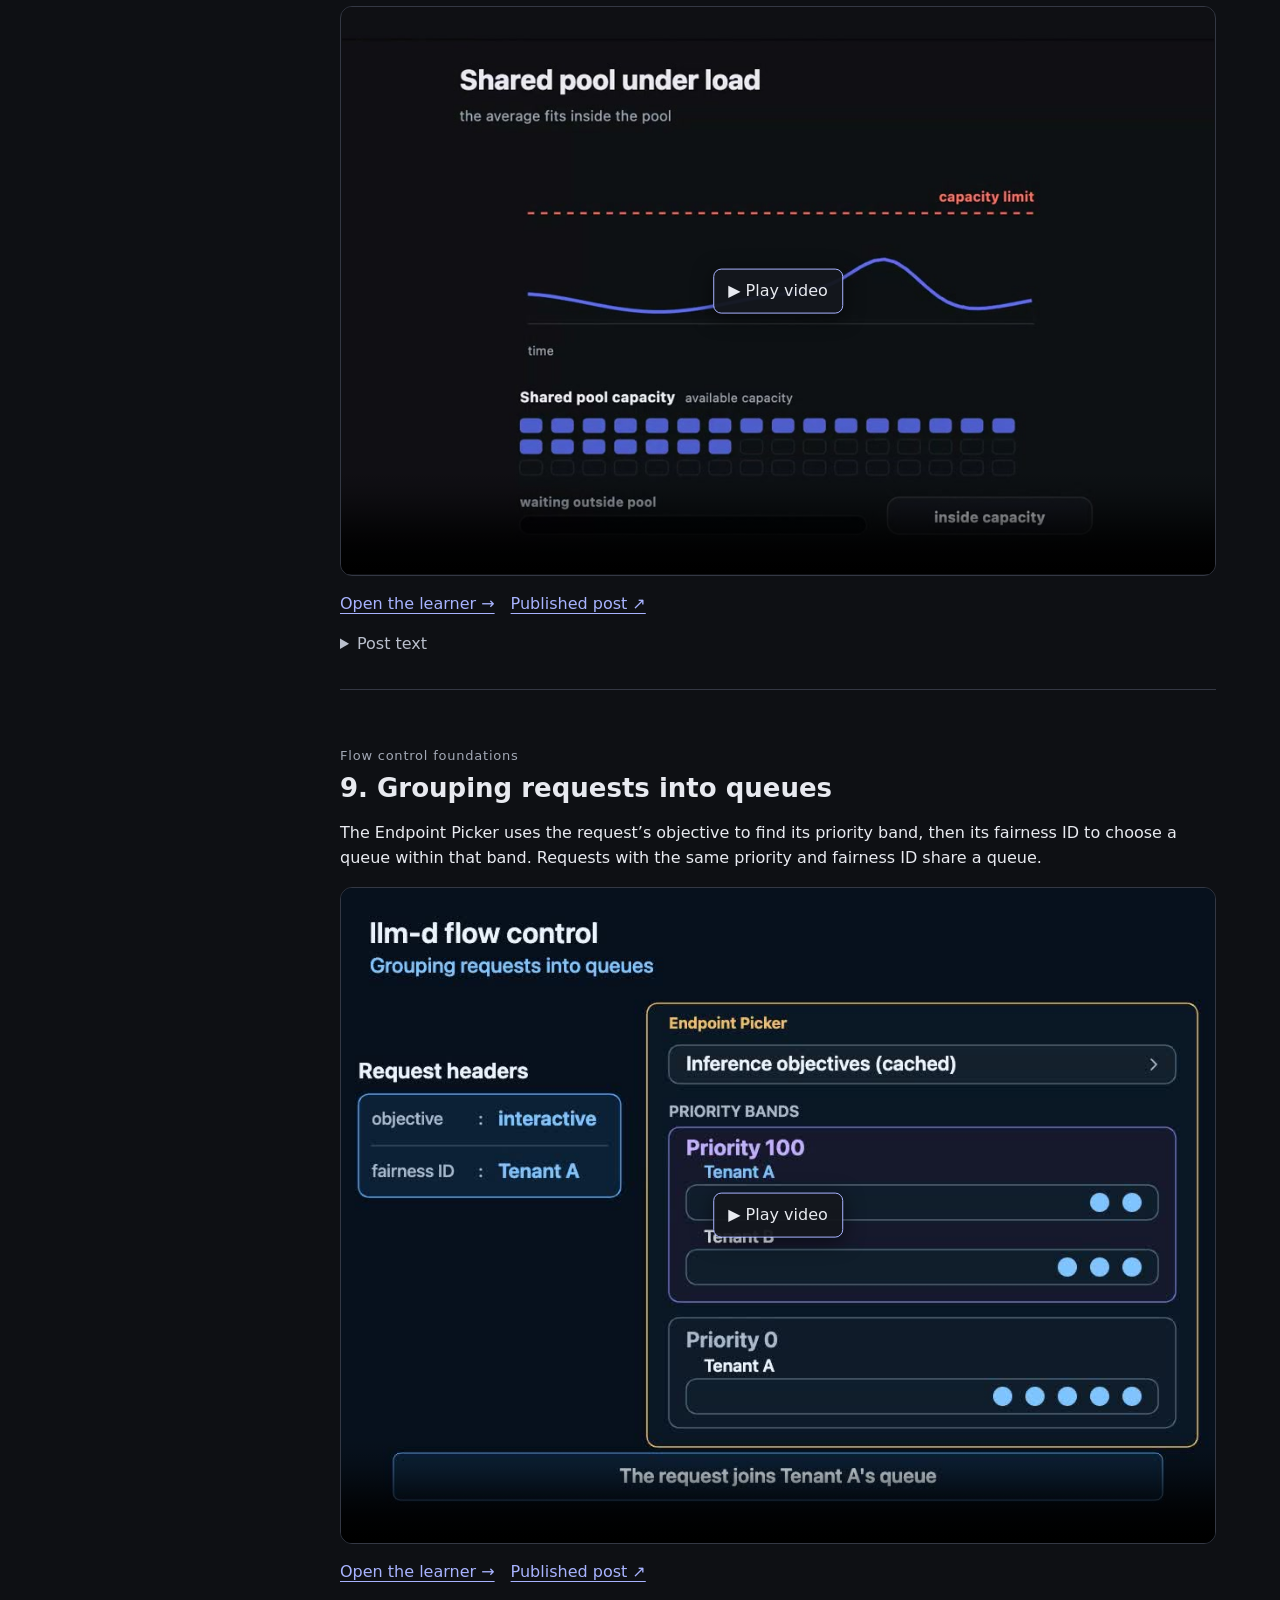
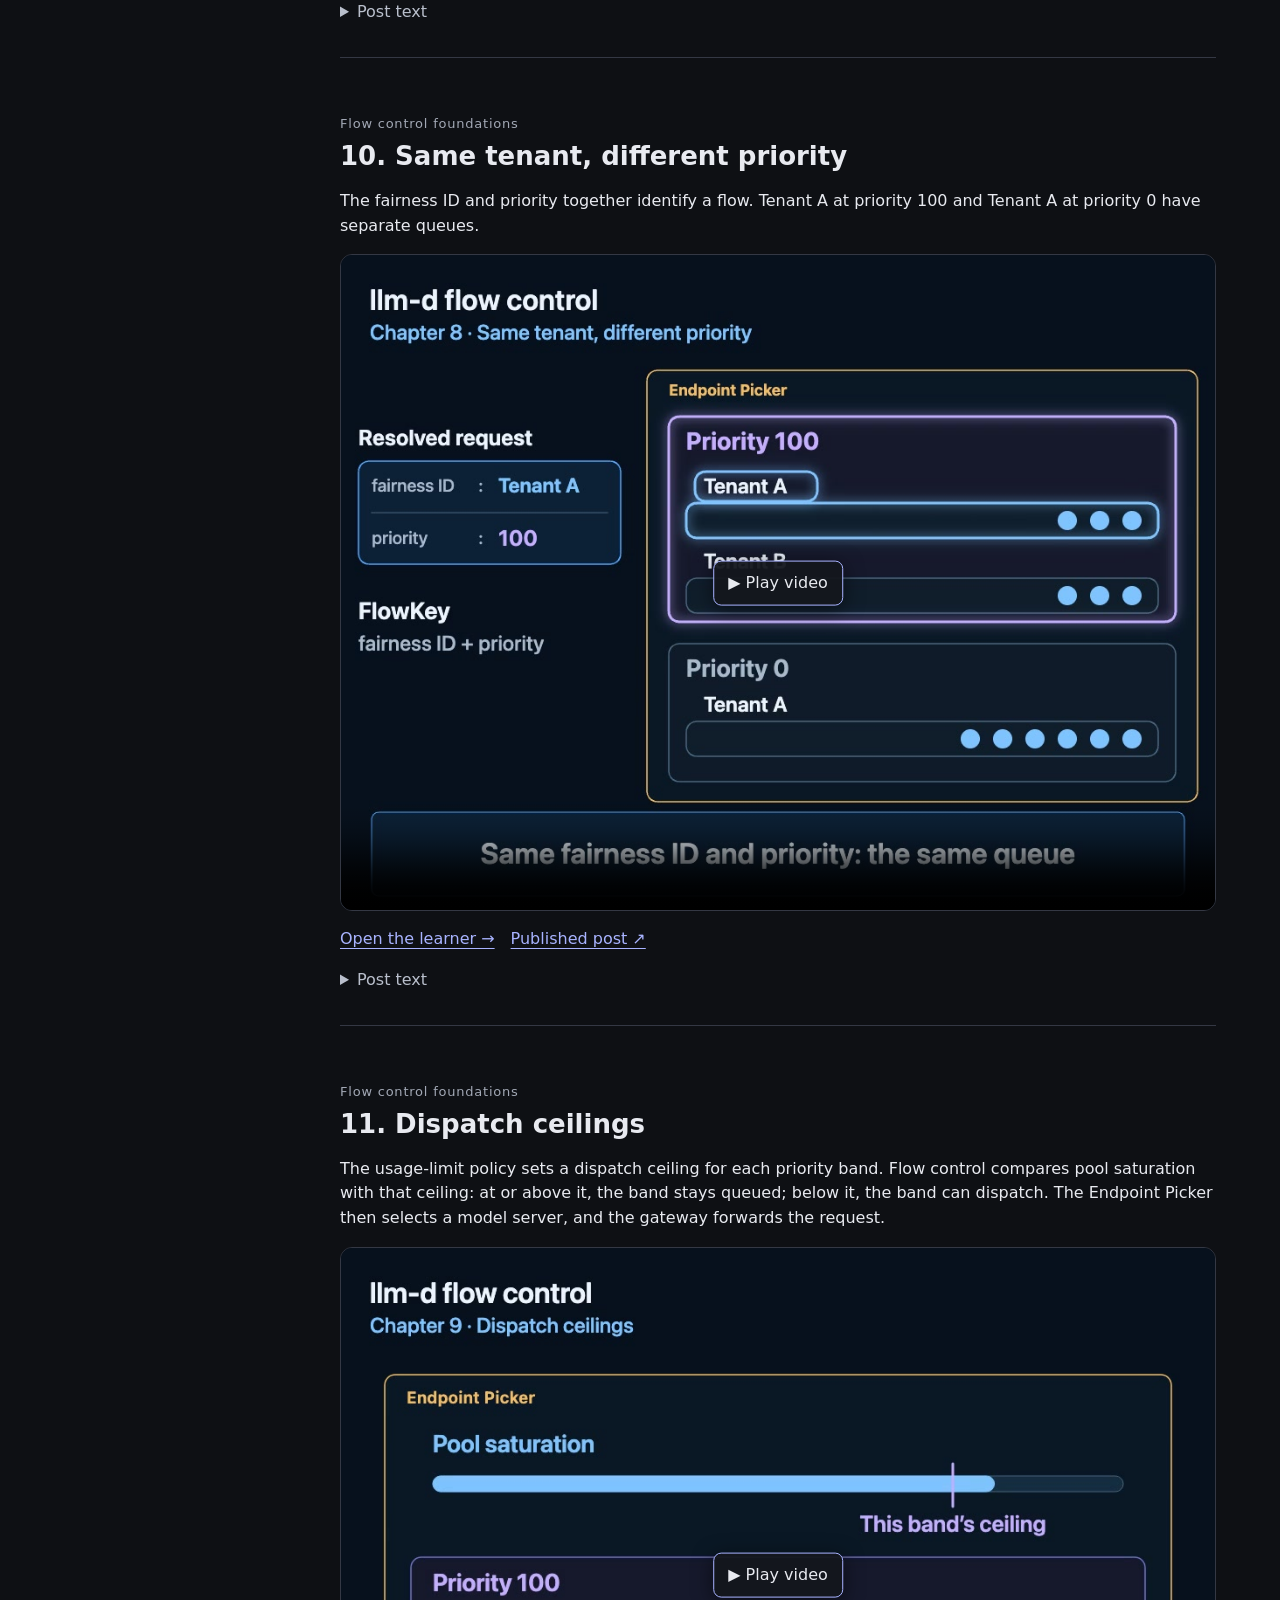
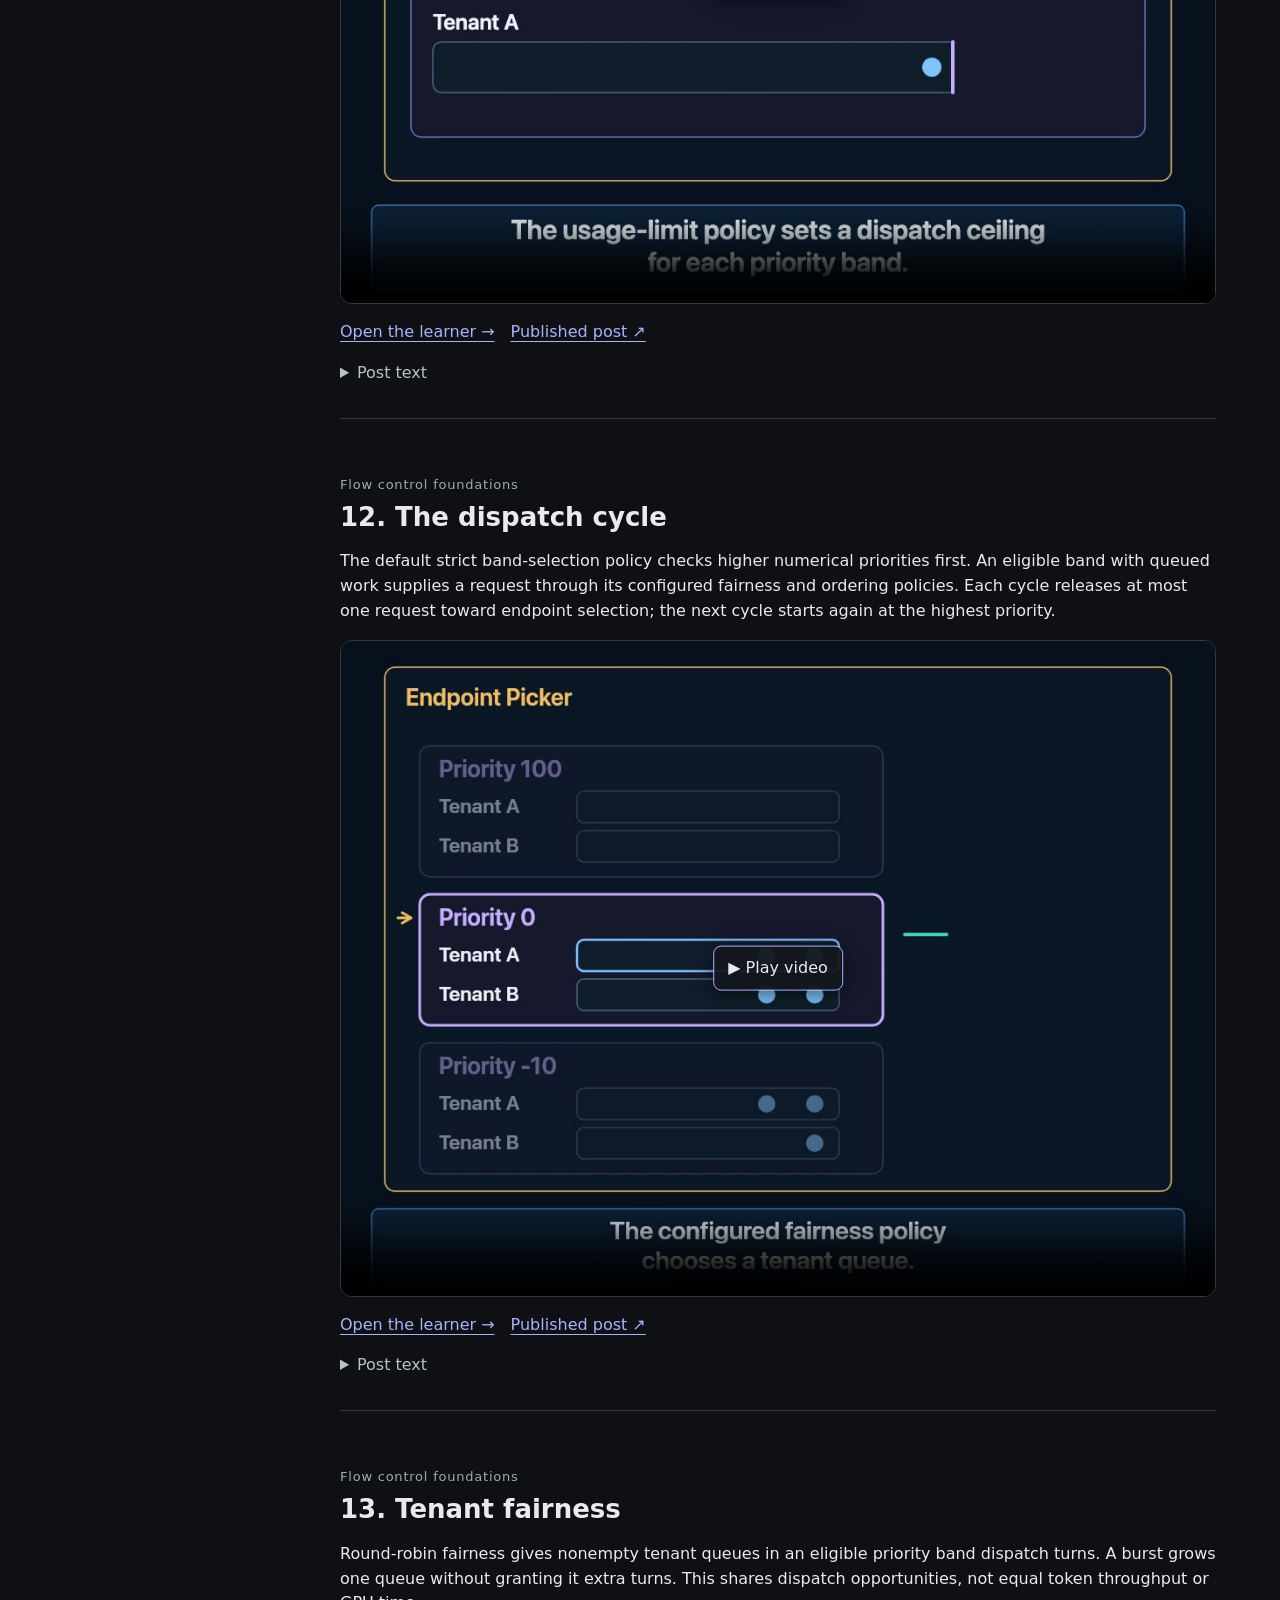
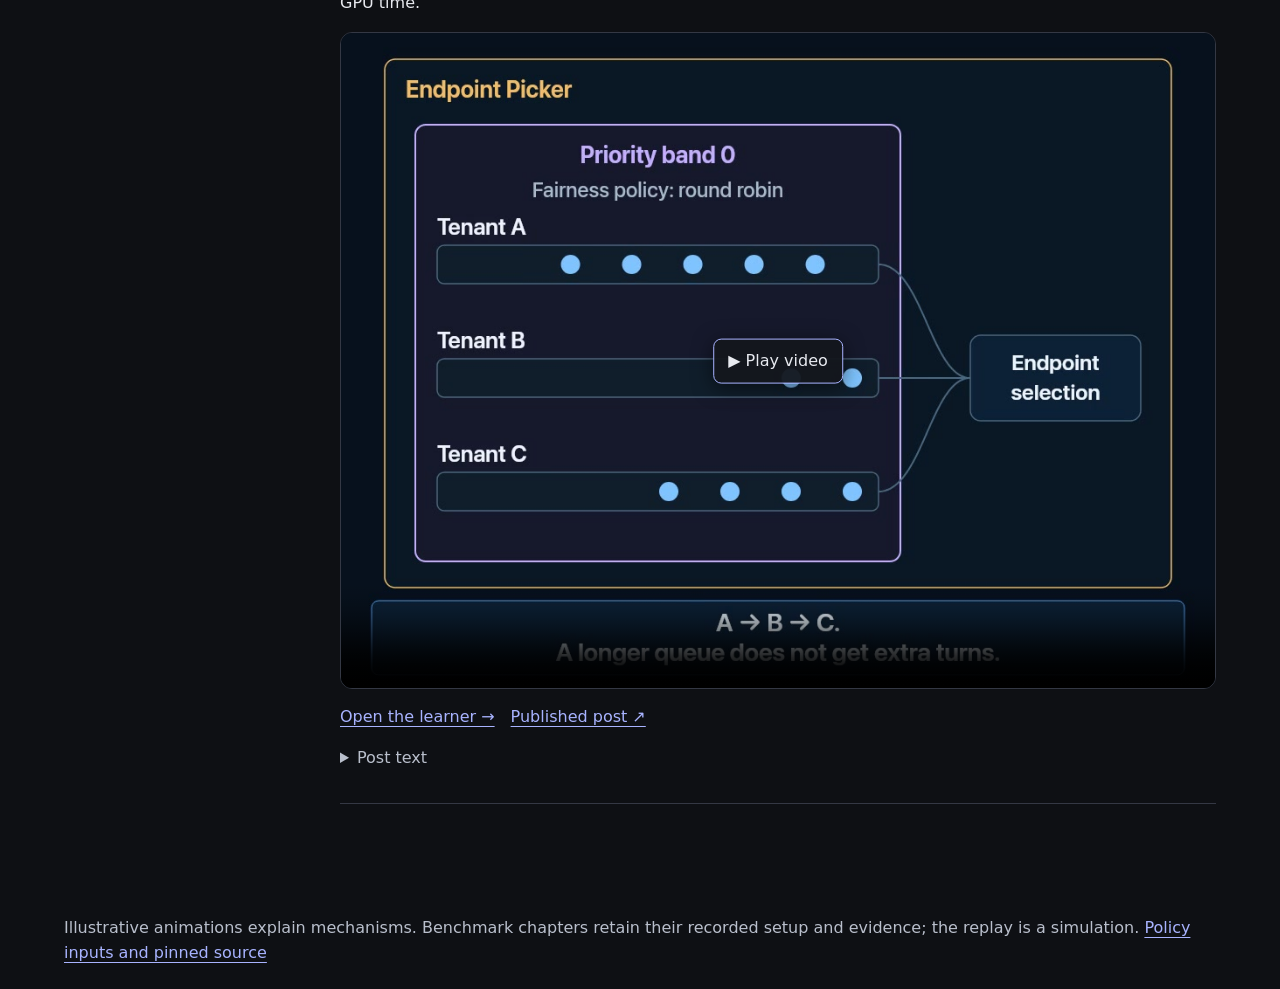
<file: shorts/flow-control.html>
<!doctype html><html lang="en"><head><meta charset="utf-8"><meta name="viewport" content="width=device-width,initial-scale=1"><meta name="color-scheme" content="dark"><title>Flow control · Inference Engineering, Explained</title><link rel="stylesheet" href="course.css"><link rel="stylesheet" href="../course-navigation.css"></head><body data-course="flow-control"><header><a href="../">← All courses</a><h1>Flow control</h1><a href="https://alexagriffith.github.io/flow-control-benchmarks/learn/flow-control-journey.html">Open the interactive learner ↗</a><nav class="course-navigation" data-course-nav="flow-control" aria-label="Courses"></nav></header><div class="layout"><nav id="contents" aria-label="Lessons"></nav><main id="lessons"><p>Loading lessons…</p></main></div><footer>Illustrative animations explain mechanisms. Benchmark chapters retain their recorded setup and evidence; the replay is a simulation. <a href="../shared-inference/policy-lab/">Policy inputs and pinned source</a></footer><script type="module" src="course.js"></script><script type="module" src="../courses.js?v=20261006-organization"></script></body></html>
</file>
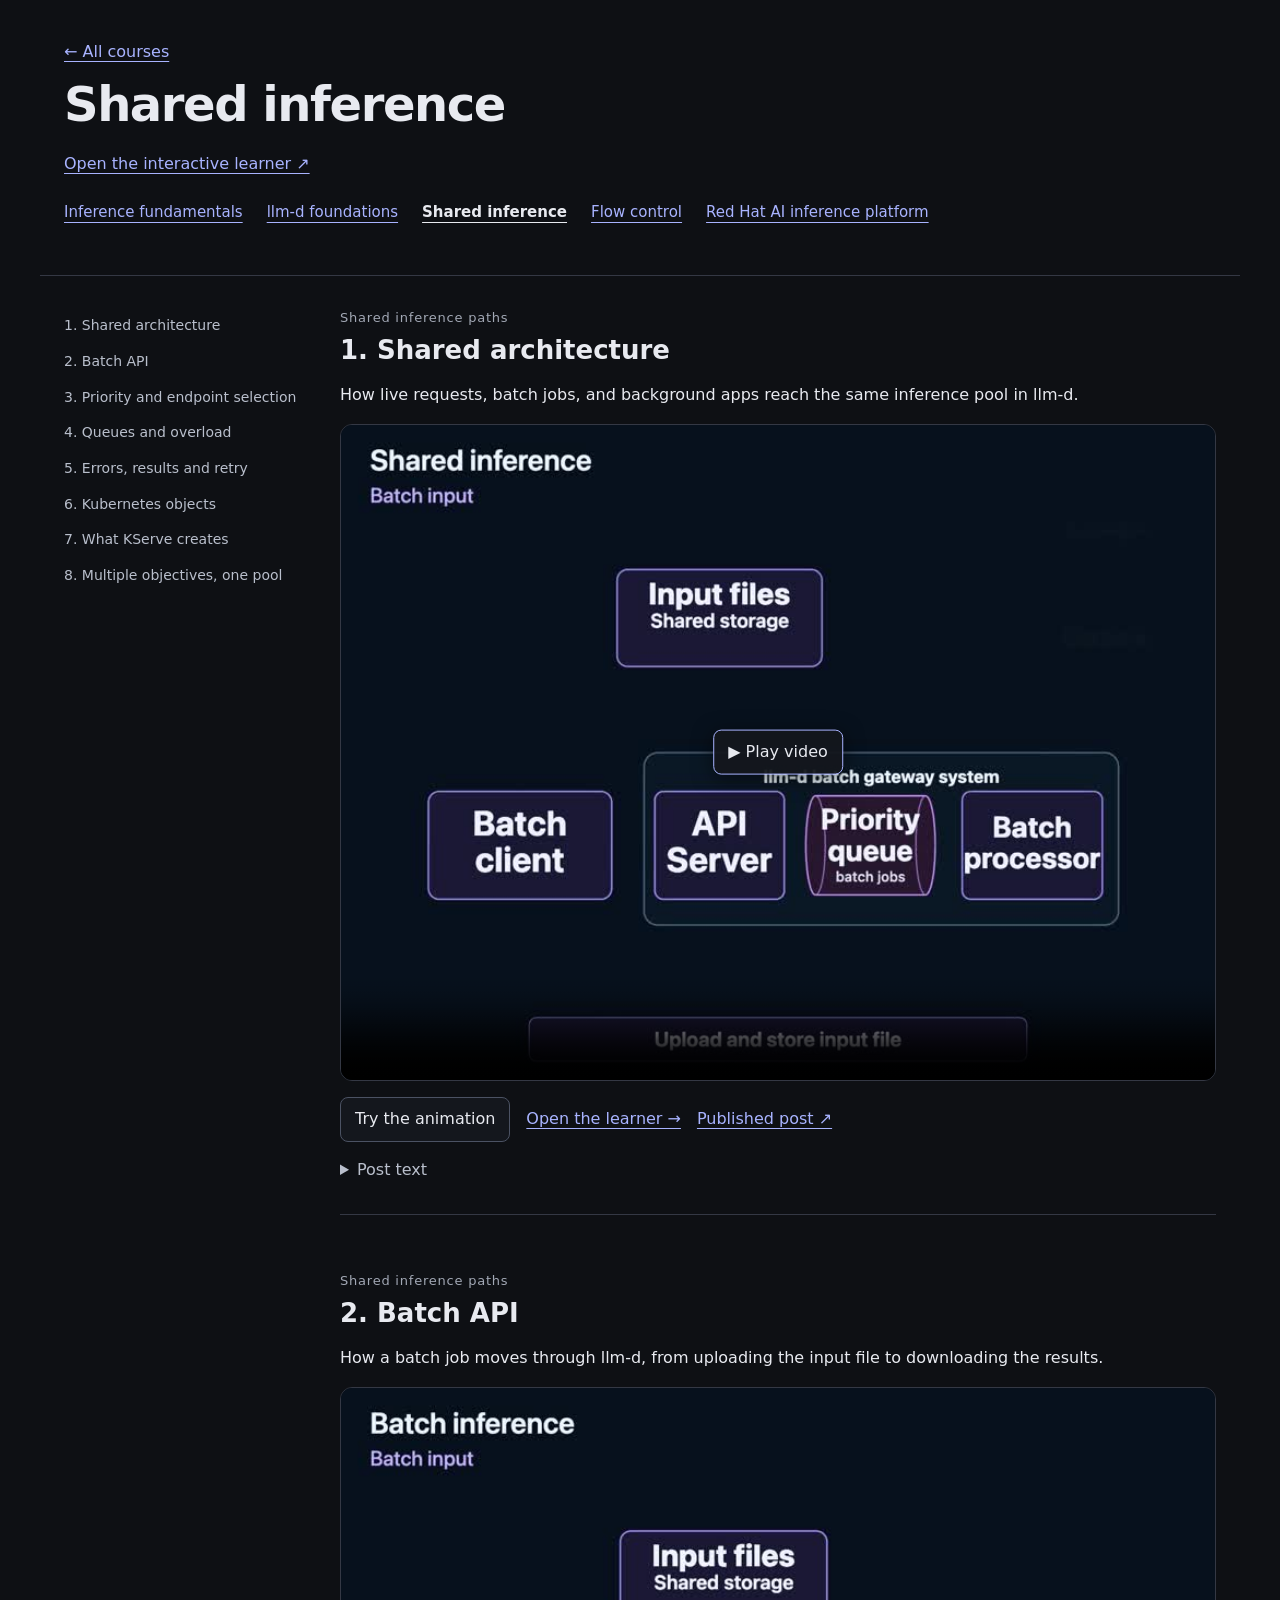
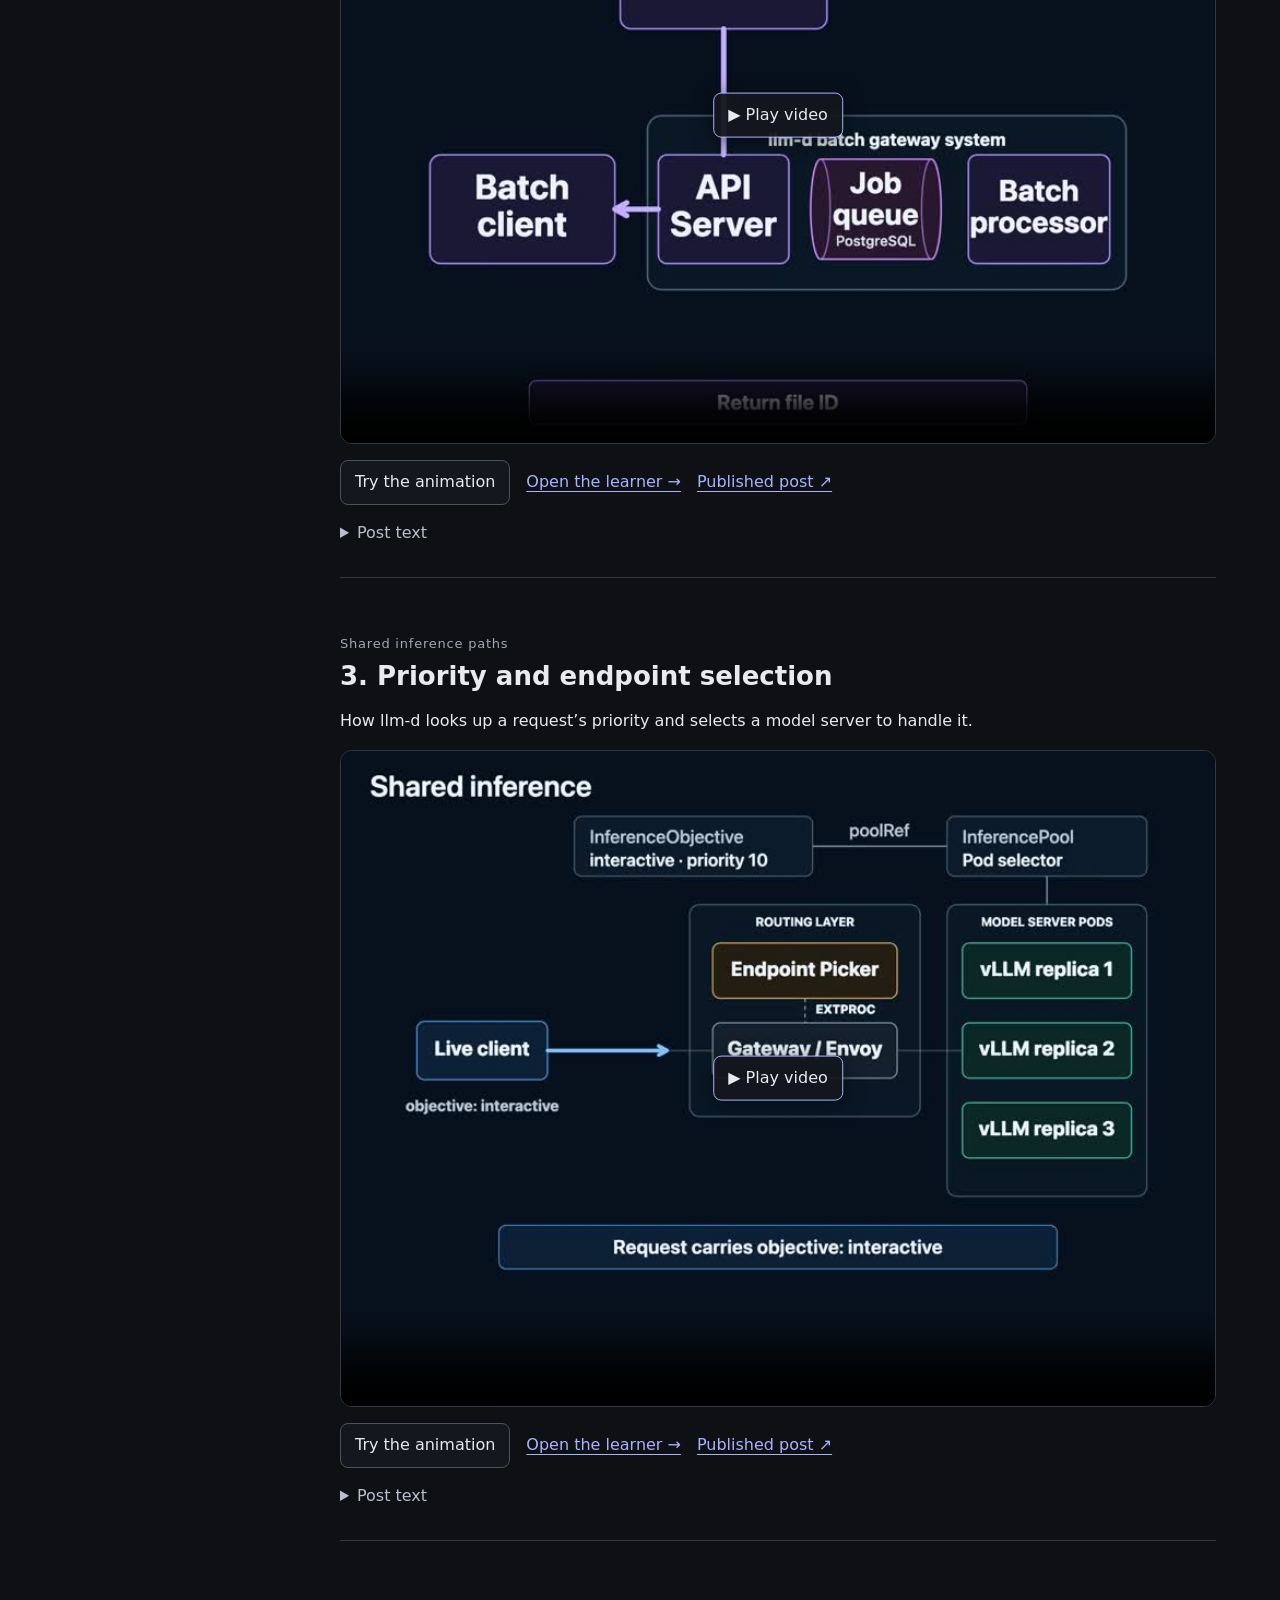
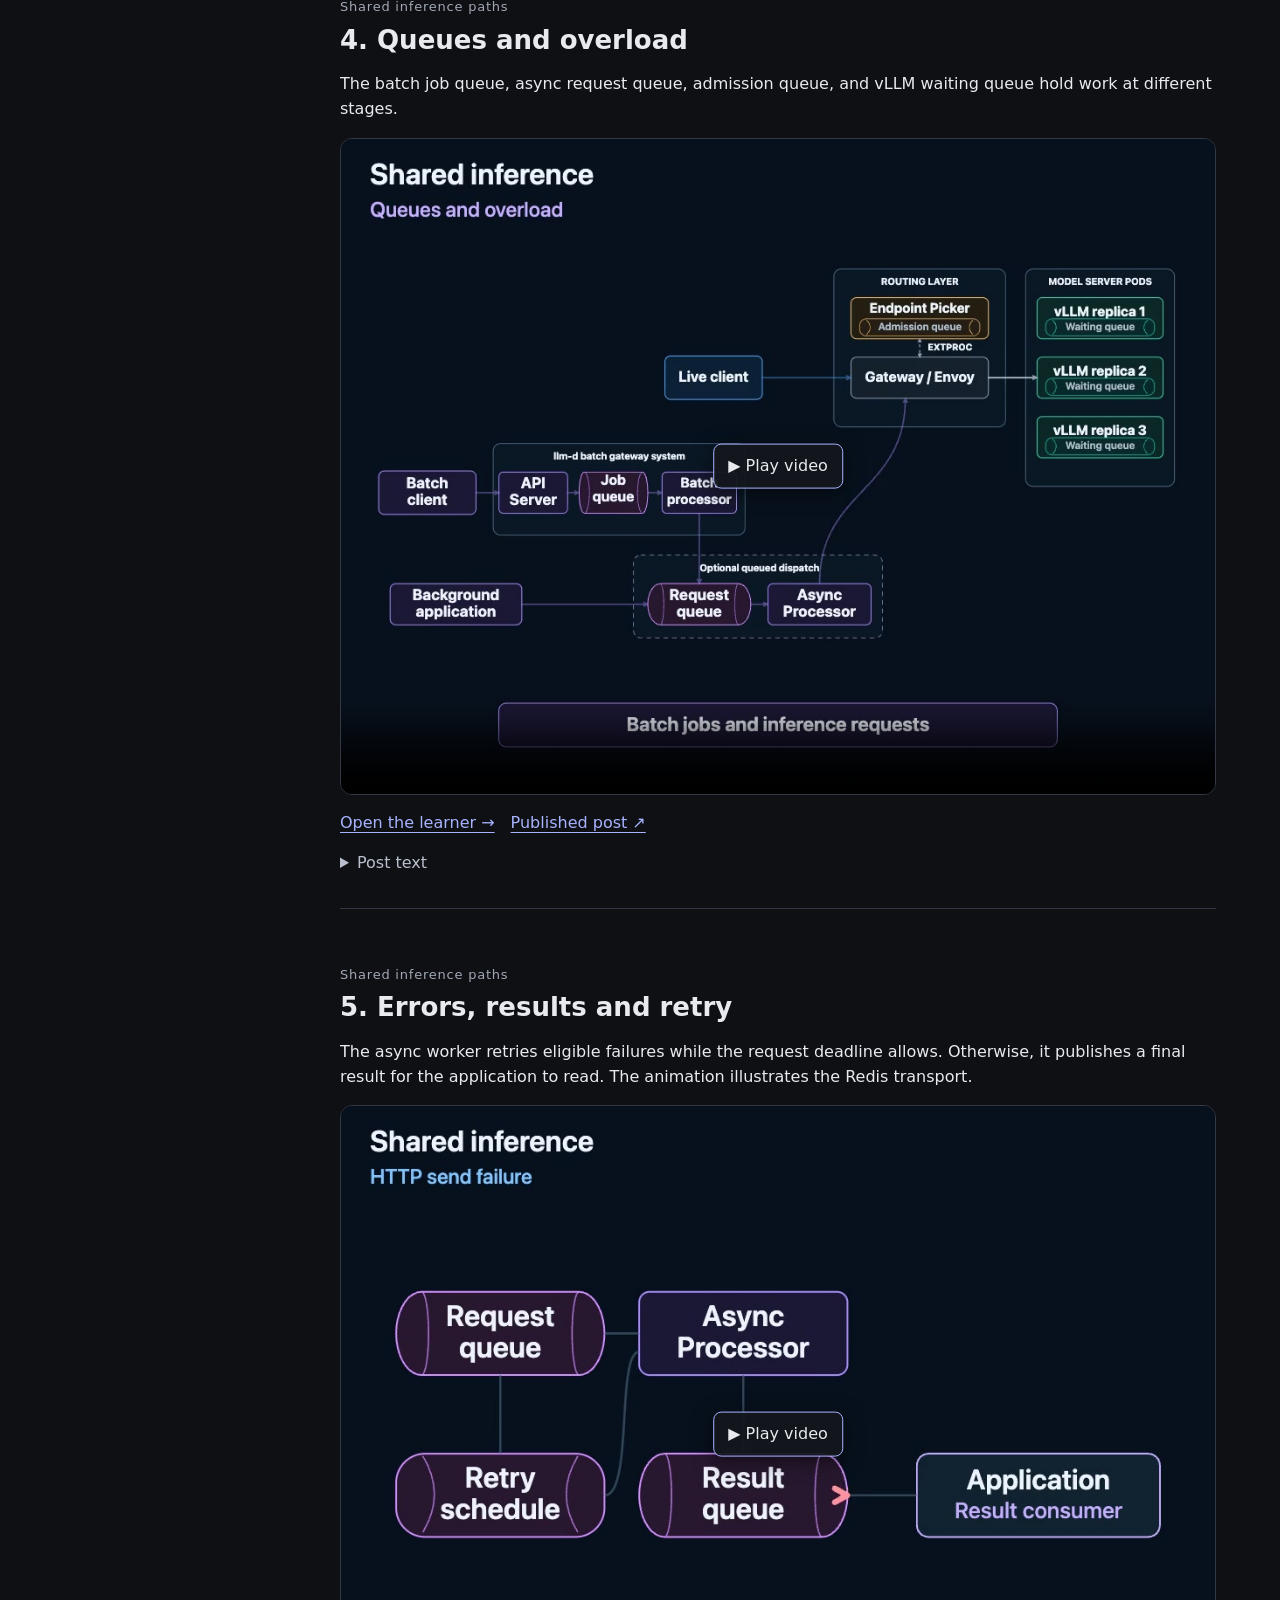
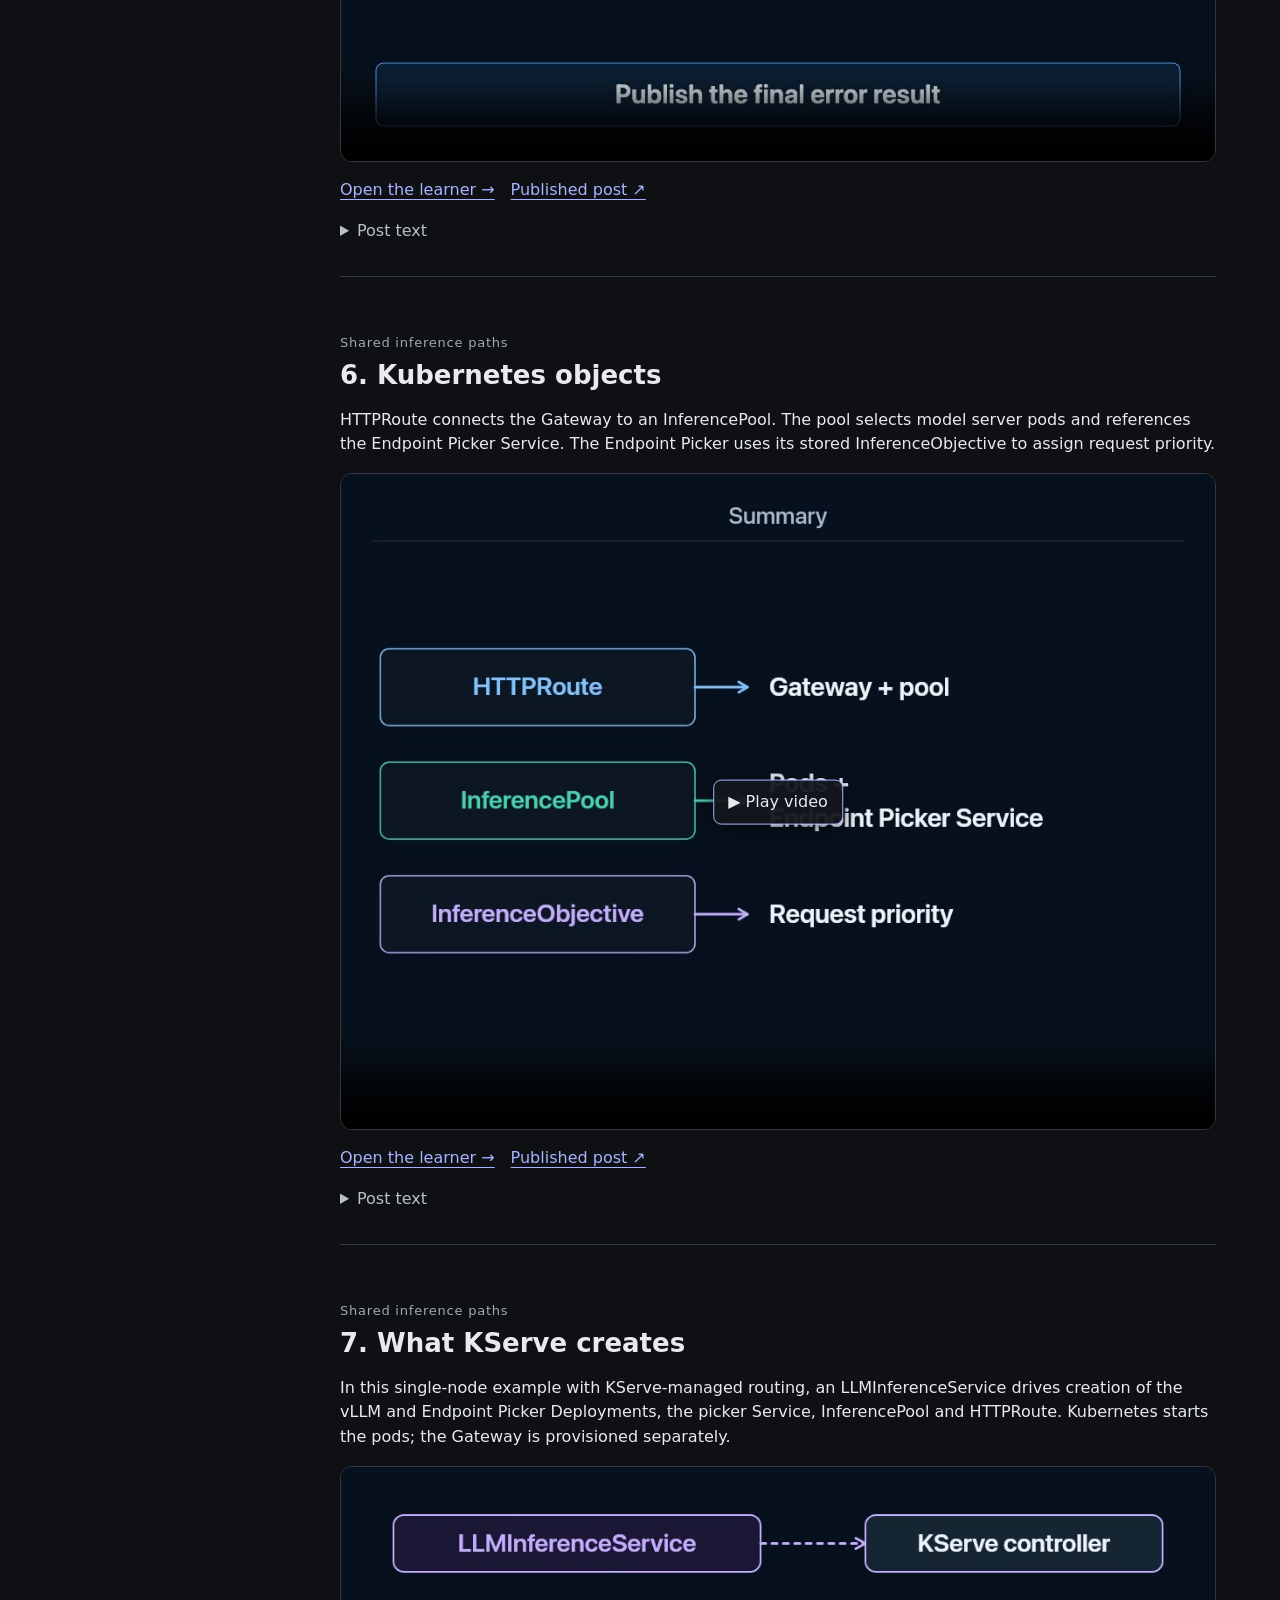
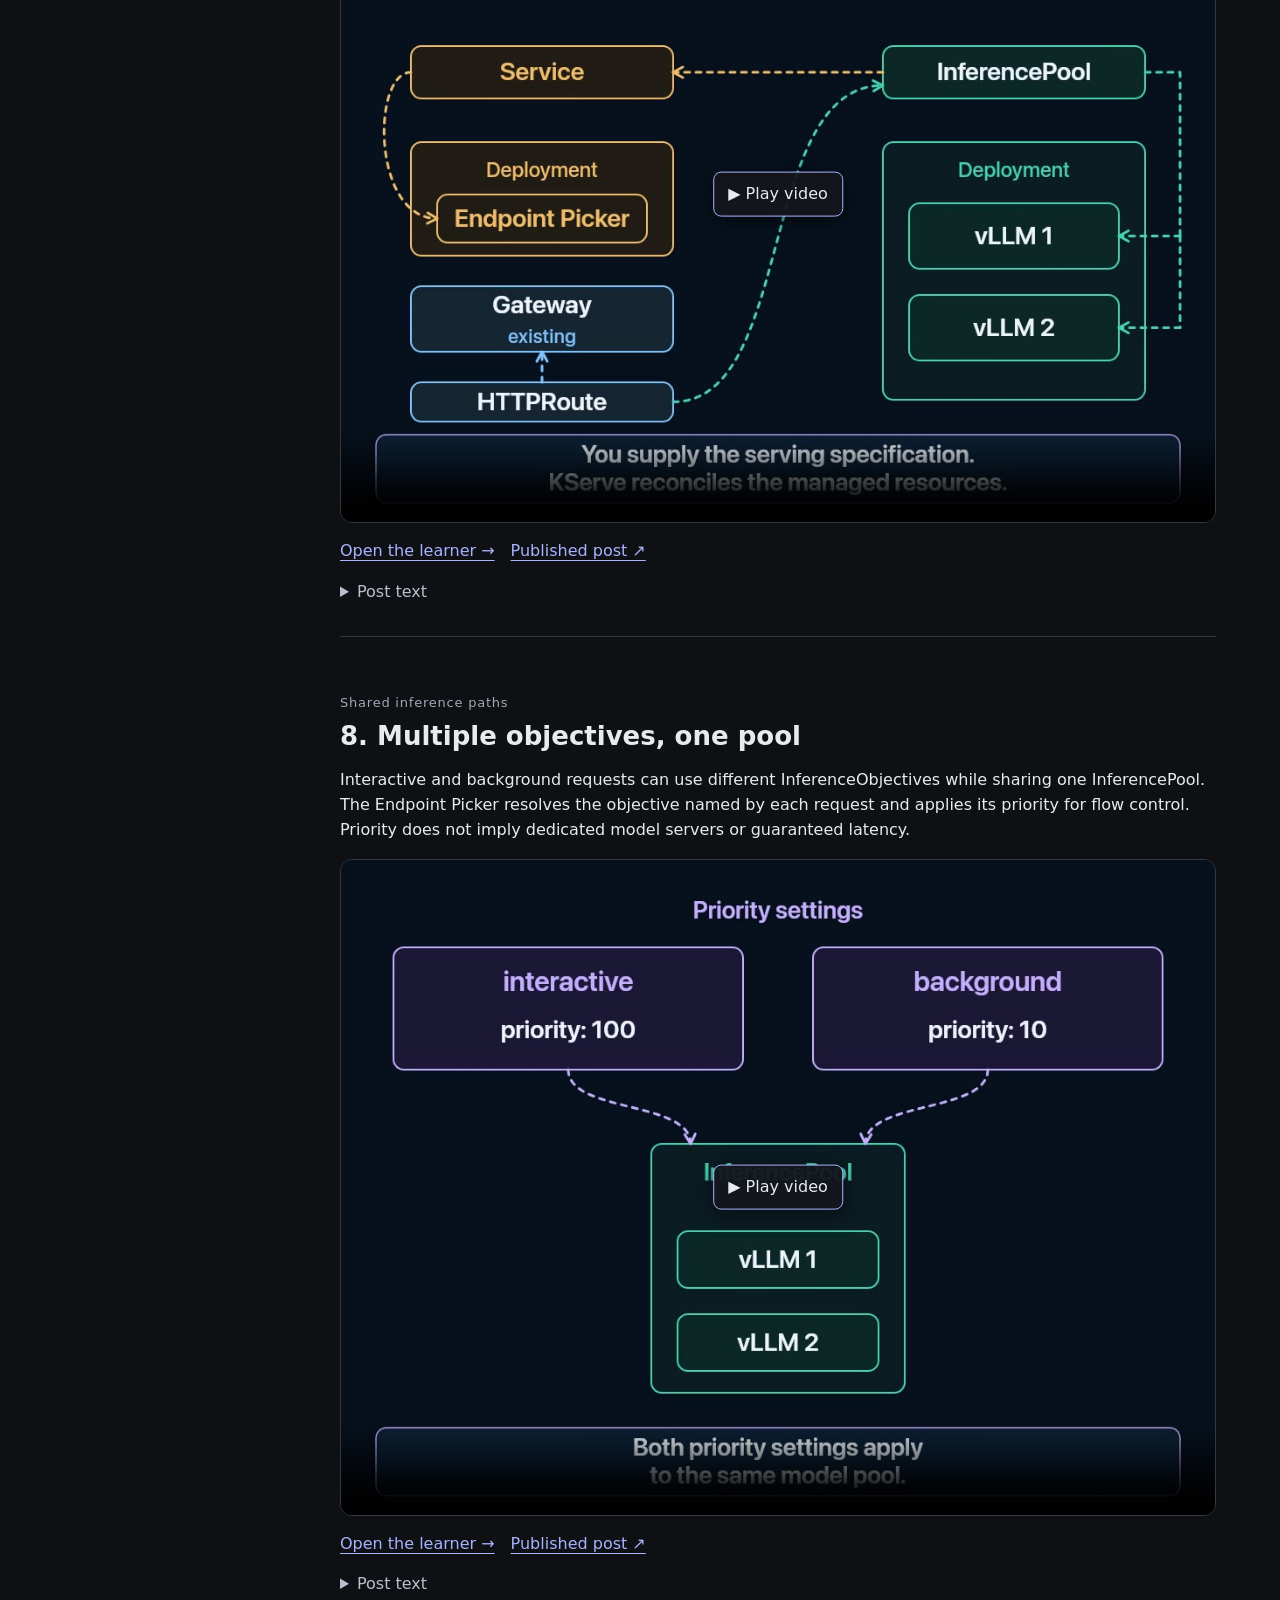
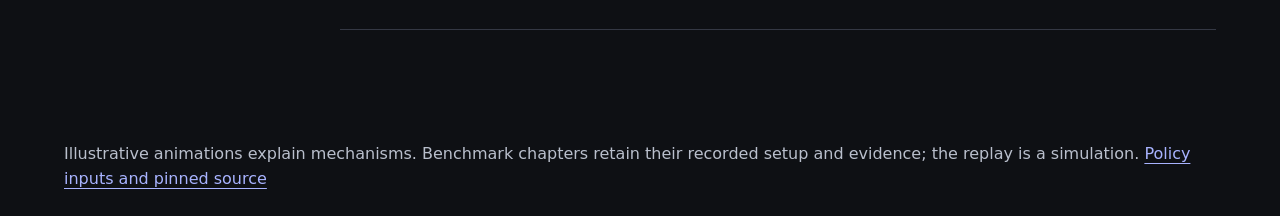
<file: shorts/shared-inference.html>
<!doctype html><html lang="en"><head><meta charset="utf-8"><meta name="viewport" content="width=device-width,initial-scale=1"><meta name="color-scheme" content="dark"><title>Shared inference · Inference Engineering, Explained</title><link rel="stylesheet" href="course.css"><link rel="stylesheet" href="../course-navigation.css"></head><body data-course="shared-inference"><header><a href="../">← All courses</a><h1>Shared inference</h1><a href="../shared-inference/">Open the interactive learner ↗</a><nav class="course-navigation" data-course-nav="shared-inference" aria-label="Courses"></nav></header><div class="layout"><nav id="contents" aria-label="Lessons"></nav><main id="lessons"><p>Loading lessons…</p></main></div><footer>Illustrative animations explain mechanisms. Benchmark chapters retain their recorded setup and evidence; the replay is a simulation. <a href="../shared-inference/policy-lab/">Policy inputs and pinned source</a></footer><script type="module" src="course.js"></script><script type="module" src="../courses.js?v=20261006-organization"></script></body></html>
</file>
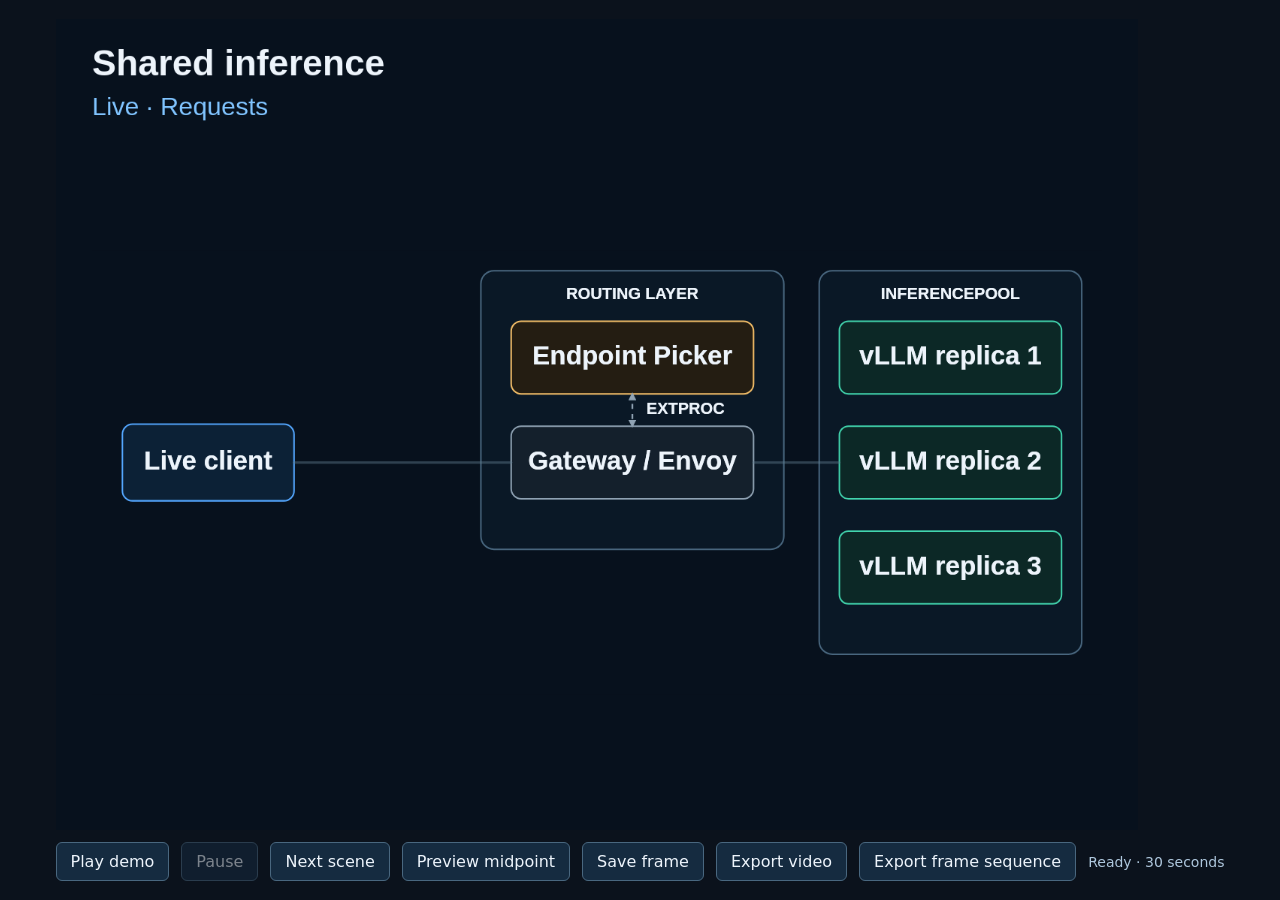
<file: shared-inference/recording-view/architecture-demo.html>
<!doctype html>
<html lang="en"><head><meta charset="utf-8"><meta name="viewport" content="width=device-width,initial-scale=1"><title>Shared architecture · clean demo</title>
<style>
:root{color-scheme:dark;font-family:system-ui,sans-serif;background:#0b121c;color:#edf4fb}*{box-sizing:border-box}body{margin:0;min-height:100vh;display:grid;place-content:center;gap:12px}canvas{display:block;width:min(96vw,calc((100vh - 88px)*4/3));height:auto;aspect-ratio:4/3}nav{display:flex;flex-wrap:wrap;justify-content:center;align-items:center;gap:12px}button,a{font:inherit;background:#152b40;border:1px solid #49677f;color:inherit;border-radius:6px;padding:9px 14px}button:disabled{opacity:.5}a[hidden]{display:none}output{font-size:14px;color:#aec7dd}button:focus-visible,a:focus-visible{outline:3px solid #80c4ff}
</style></head><body>
<canvas id="stage" width="1440" height="1080" role="img" aria-label="Shared inference architecture: live, batch, and async request and response paths"></canvas>
<nav aria-label="Demo playback"><button id="play" disabled>Play demo</button><button id="pause" disabled>Pause</button><button id="next" disabled>Next scene</button><button id="focus">Preview midpoint</button><button id="frame">Save frame</button><button id="export" disabled>Export video</button><button id="export-frames" disabled>Export frame sequence</button><a id="download" hidden download="01-architecture-continuous-v2.webm">Download video</a><output id="status" aria-live="polite">Loading diagrams…</output></nav>
<script src="architecture-demo.js"></script></body></html>
</file>
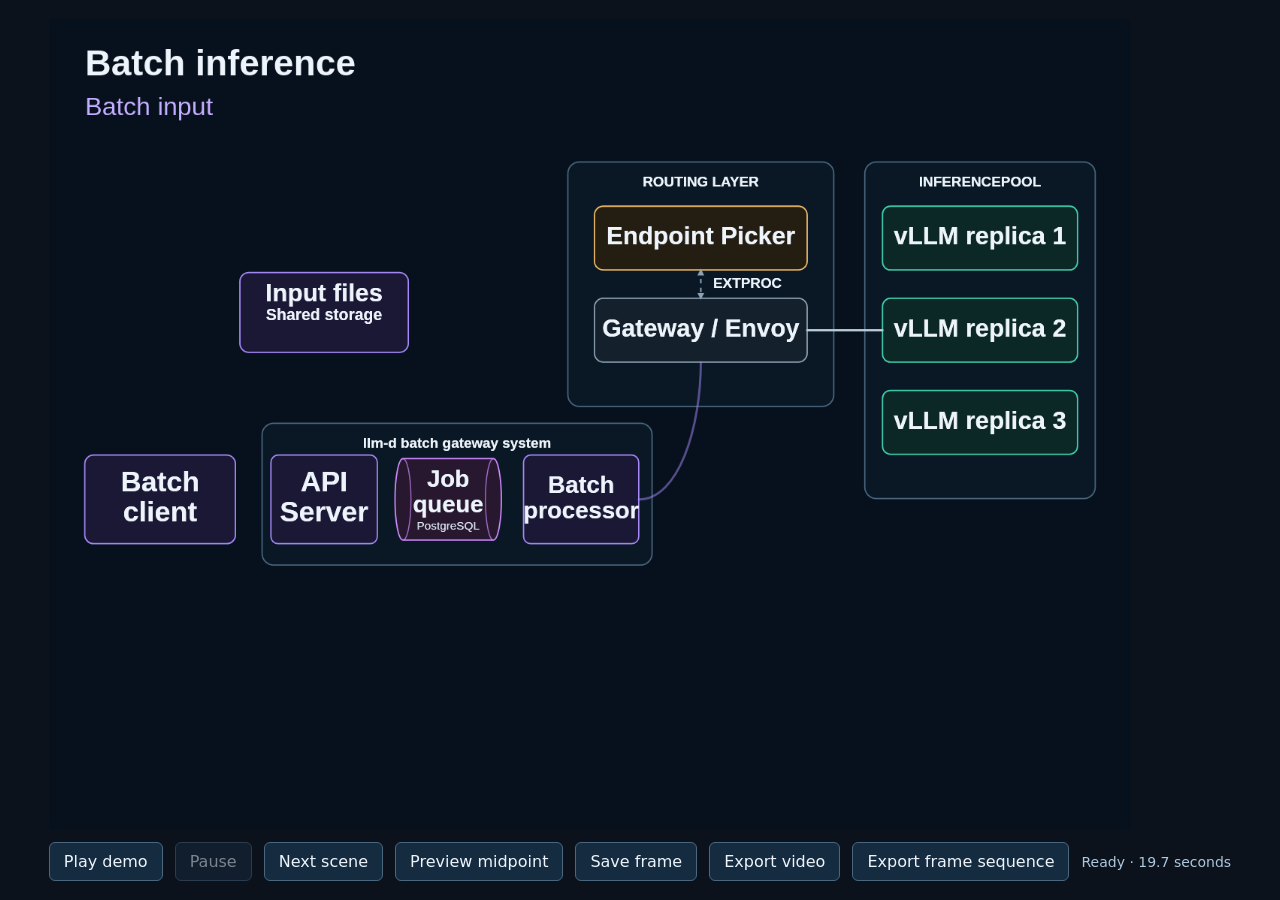
<file: shared-inference/recording-view/batch-demo.html>
<!doctype html>
<html lang="en" data-demo="batch"><head><meta charset="utf-8"><meta name="viewport" content="width=device-width,initial-scale=1"><title>Batch inference · dedicated demo</title>
<style>
:root{color-scheme:dark;font-family:system-ui,sans-serif;background:#0b121c;color:#edf4fb}*{box-sizing:border-box}body{margin:0;min-height:100vh;display:grid;place-content:center;gap:12px}canvas{display:block;width:min(96vw,calc((100vh - 88px)*4/3));height:auto;aspect-ratio:4/3}nav{display:flex;flex-wrap:wrap;justify-content:center;align-items:center;gap:12px}button,a{font:inherit;background:#152b40;border:1px solid #49677f;color:inherit;border-radius:6px;padding:9px 14px}button:disabled{opacity:.5}a[hidden]{display:none}output{font-size:14px;color:#aec7dd}button:focus-visible,a:focus-visible{outline:3px solid #80c4ff}
</style></head><body>
<canvas id="stage" width="1440" height="1080" role="img" aria-label="Batch input, three inference exchanges, and output retrieval"></canvas>
<nav aria-label="Demo playback"><button id="play" disabled>Play demo</button><button id="pause" disabled>Pause</button><button id="next" disabled>Next scene</button><button id="focus">Preview midpoint</button><button id="frame">Save frame</button><button id="export" disabled>Export video</button><button id="export-frames" disabled>Export frame sequence</button><a id="download" hidden download="01-architecture-continuous-v2.webm">Download video</a><output id="status" aria-live="polite">Loading diagrams…</output></nav>
<script src="architecture-demo.js"></script></body></html>
</file>
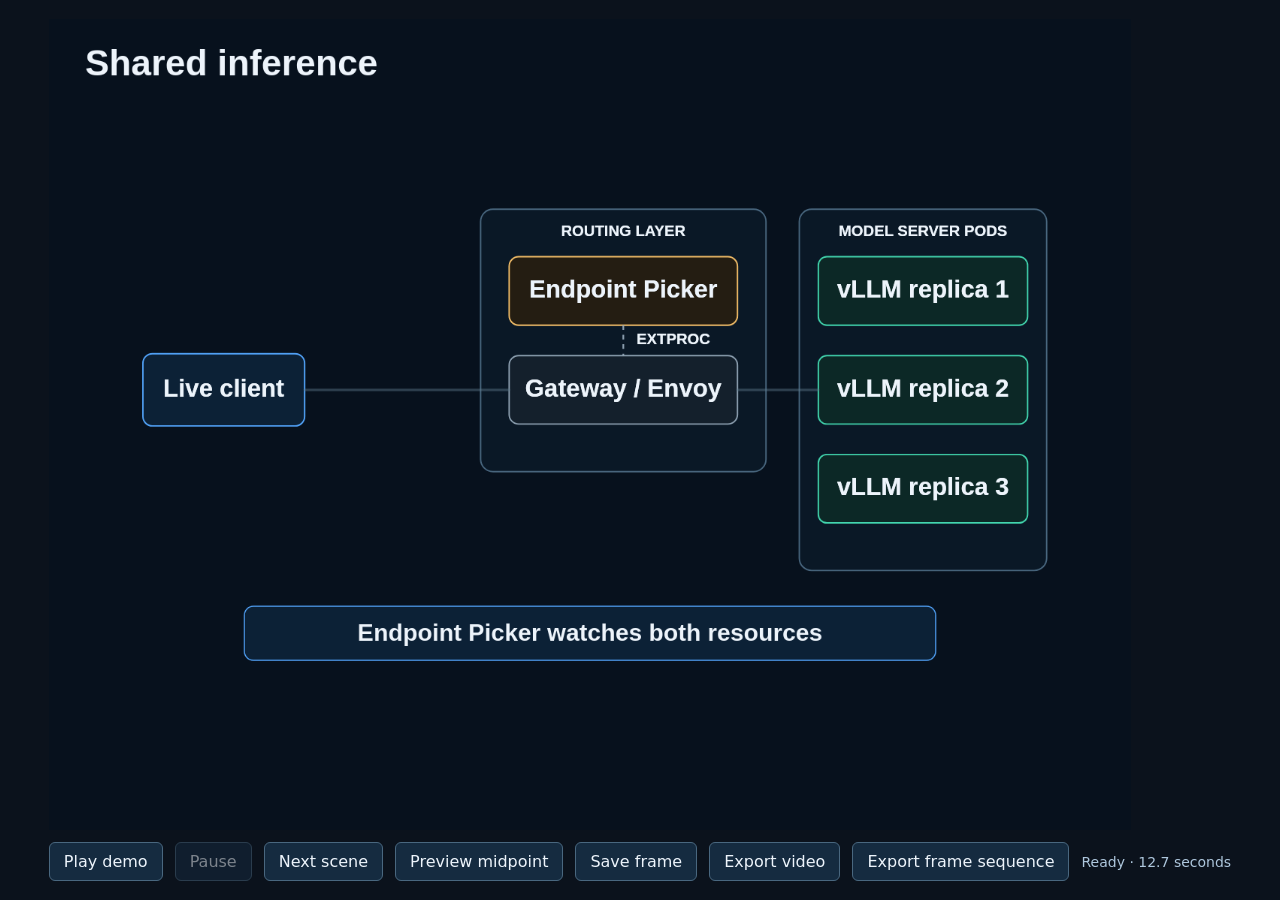
<file: shared-inference/recording-view/priority-demo.html>
<!doctype html>
<html lang="en" data-demo="priority"><head><meta charset="utf-8"><meta name="viewport" content="width=device-width,initial-scale=1"><title>Priority and endpoint selection · demo</title>
<style>
:root{color-scheme:dark;font-family:system-ui,sans-serif;background:#0b121c;color:#edf4fb}*{box-sizing:border-box}body{margin:0;min-height:100vh;display:grid;place-content:center;gap:12px}canvas{display:block;width:min(96vw,calc((100vh - 88px)*4/3));height:auto;aspect-ratio:4/3}nav{display:flex;flex-wrap:wrap;justify-content:center;align-items:center;gap:12px}button,a{font:inherit;background:#152b40;border:1px solid #49677f;color:inherit;border-radius:6px;padding:9px 14px}button:disabled{opacity:.5}a[hidden]{display:none}output{font-size:14px;color:#aec7dd}button:focus-visible,a:focus-visible{outline:3px solid #80c4ff}
</style></head><body>
<canvas id="stage" width="1440" height="1080" role="img" aria-label="Objective header, priority lookup, endpoint selection and request forwarding"></canvas>
<nav aria-label="Demo playback"><button id="play" disabled>Play demo</button><button id="pause" disabled>Pause</button><button id="next" disabled>Next scene</button><button id="focus">Preview midpoint</button><button id="frame">Save frame</button><button id="export" disabled>Export video</button><button id="export-frames" disabled>Export frame sequence</button><a id="download" hidden download="01-architecture-continuous-v2.webm">Download video</a><output id="status" aria-live="polite">Loading diagrams…</output></nav>
<script src="architecture-demo.js?v=priority-config-focus-20261006"></script></body></html>
</file>
<file: shorts/course.css>
:root{color-scheme:dark;font:16px/1.55 system-ui,-apple-system,sans-serif;color:#e8eaf0;background:#0e1014}*{box-sizing:border-box}body{margin:0}header{max-width:1200px;margin:0 auto;padding:40px 24px 28px;border-bottom:1px solid #343844}h1{font-size:clamp(30px,4vw,48px);line-height:1.15;margin:12px 0 20px;letter-spacing:-.03em}h2{font-size:26px;line-height:1.25;margin:6px 0 12px}a{color:#a8b3ff;text-underline-offset:4px}.eyebrow,.group{color:#a2a8b5;font-size:13px;letter-spacing:.06em}.layout{max-width:1200px;margin:0 auto;display:grid;grid-template-columns:240px minmax(0,1fr);gap:36px;padding:32px 24px}#contents{position:sticky;top:20px;align-self:start;max-height:92vh;overflow:auto;font-size:14px}#contents a{display:block;padding:7px 0;text-decoration:none;color:#b9bfcc}#contents a:hover{color:#e8eaf0}article{scroll-margin-top:24px;margin-bottom:56px;padding-bottom:32px;border-bottom:1px solid #343844}video,iframe{display:block;width:100%;border:1px solid #343844;border-radius:12px;background:#0e1014}video{height:auto;max-height:700px;aspect-ratio:16/9;object-fit:contain}iframe{height:760px}button{font:inherit;color:#e8eaf0;background:#14171d;border:1px solid #4b5263;border-radius:8px;padding:9px 14px;cursor:pointer}button:focus-visible,a:focus-visible{outline:2px solid #7181ff;outline-offset:3px}.tools{display:flex;flex-wrap:wrap;gap:16px;align-items:center;margin:16px 0}details{margin-top:16px;color:#b9bfcc}summary{cursor:pointer}pre{white-space:pre-wrap;font:inherit}.number{color:#8996ff}footer{max-width:1200px;margin:auto;padding:24px;color:#b9bfcc}@media(max-width:760px){.layout{display:block;padding:20px 16px}#contents{position:static;max-height:180px;margin-bottom:30px;border-bottom:1px solid #343844}header{padding:24px 16px}h2{font-size:23px}iframe{height:540px}article{margin-bottom:36px}}
video[hidden]{display:none!important}
.course-switch{display:flex;gap:20px;margin-top:24px;flex-wrap:wrap}.course-switch a[aria-current]{color:#e8eaf0;font-weight:700}.course-cards{max-width:1200px;margin:auto;padding:32px 24px;display:grid;grid-template-columns:1fr 1fr;gap:36px}@media(max-width:760px){.course-cards{grid-template-columns:1fr}}

.lesson-player{position:relative}.lesson-play{position:absolute;left:50%;top:50%;transform:translate(-50%,-50%);background:#14171df2;border-color:#a8b3ff;box-shadow:0 4px 20px #0008}.lesson-player[hidden],.lesson-play[hidden],.media-error[hidden]{display:none!important}.media-error{padding:10px 0}.lesson-play:disabled{cursor:wait}
</file>
<file: course-navigation.css>
.course-navigation{display:flex;flex-wrap:wrap;gap:12px 24px;margin:24px 0;font:15px/1.5 system-ui,sans-serif}.course-navigation a{color:var(--link,#a8b3ff);text-underline-offset:5px}.course-navigation a[aria-current=page]{font-weight:700;color:var(--text-heading,#e8eaf0)}.course-navigation a:focus-visible{outline:2px solid currentColor;outline-offset:5px}
</file>
